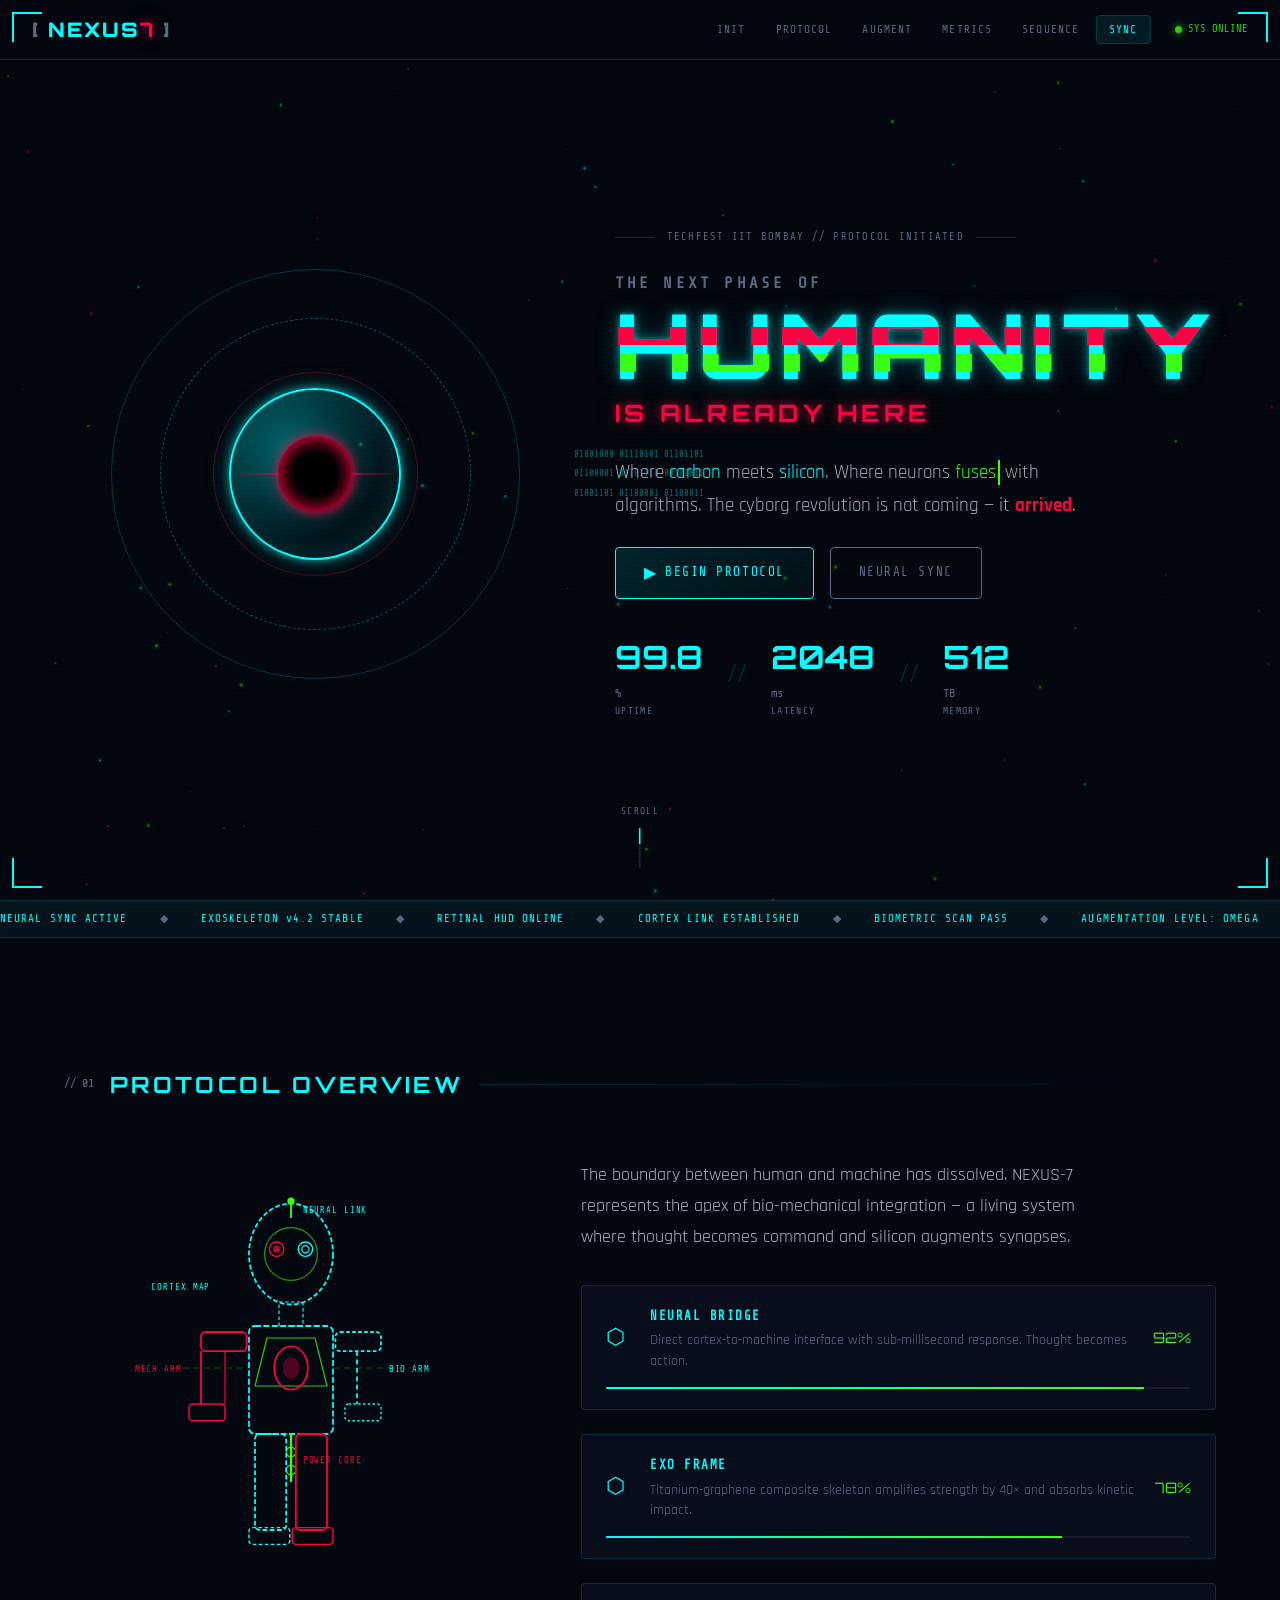
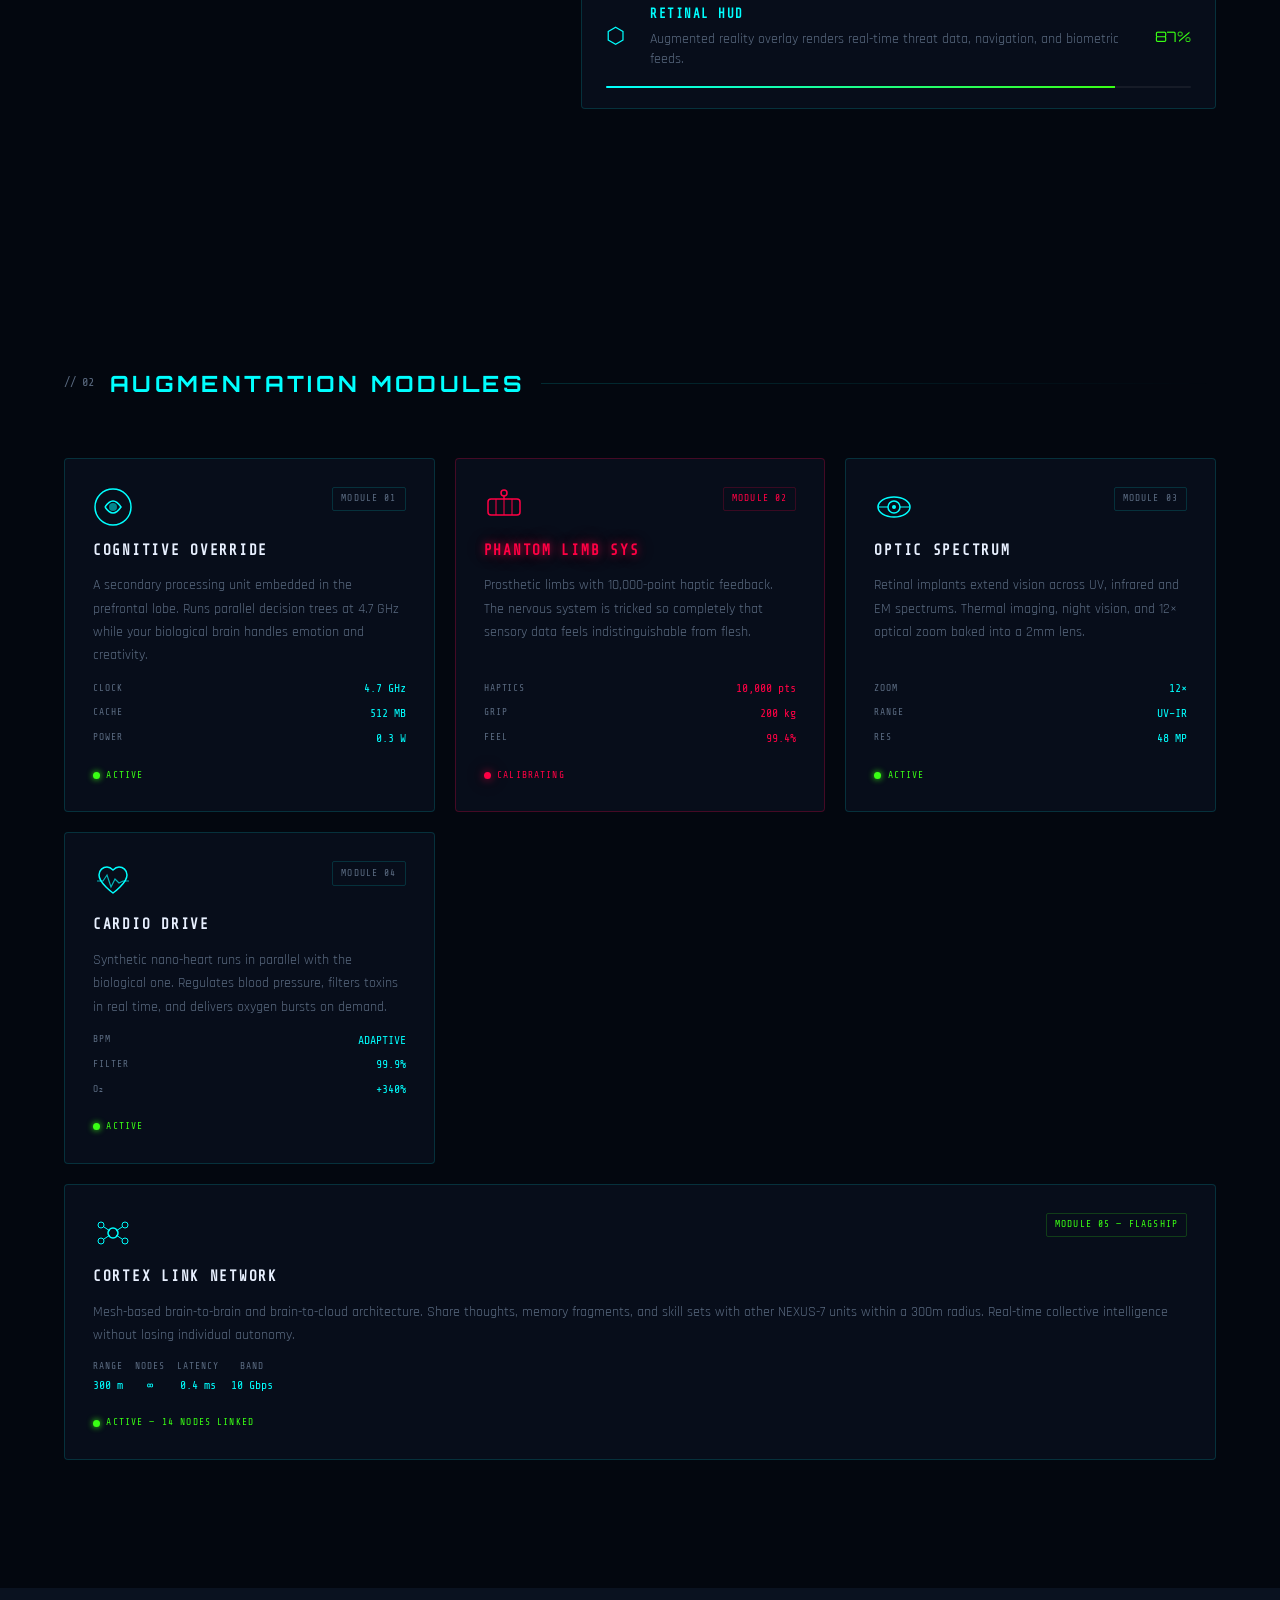
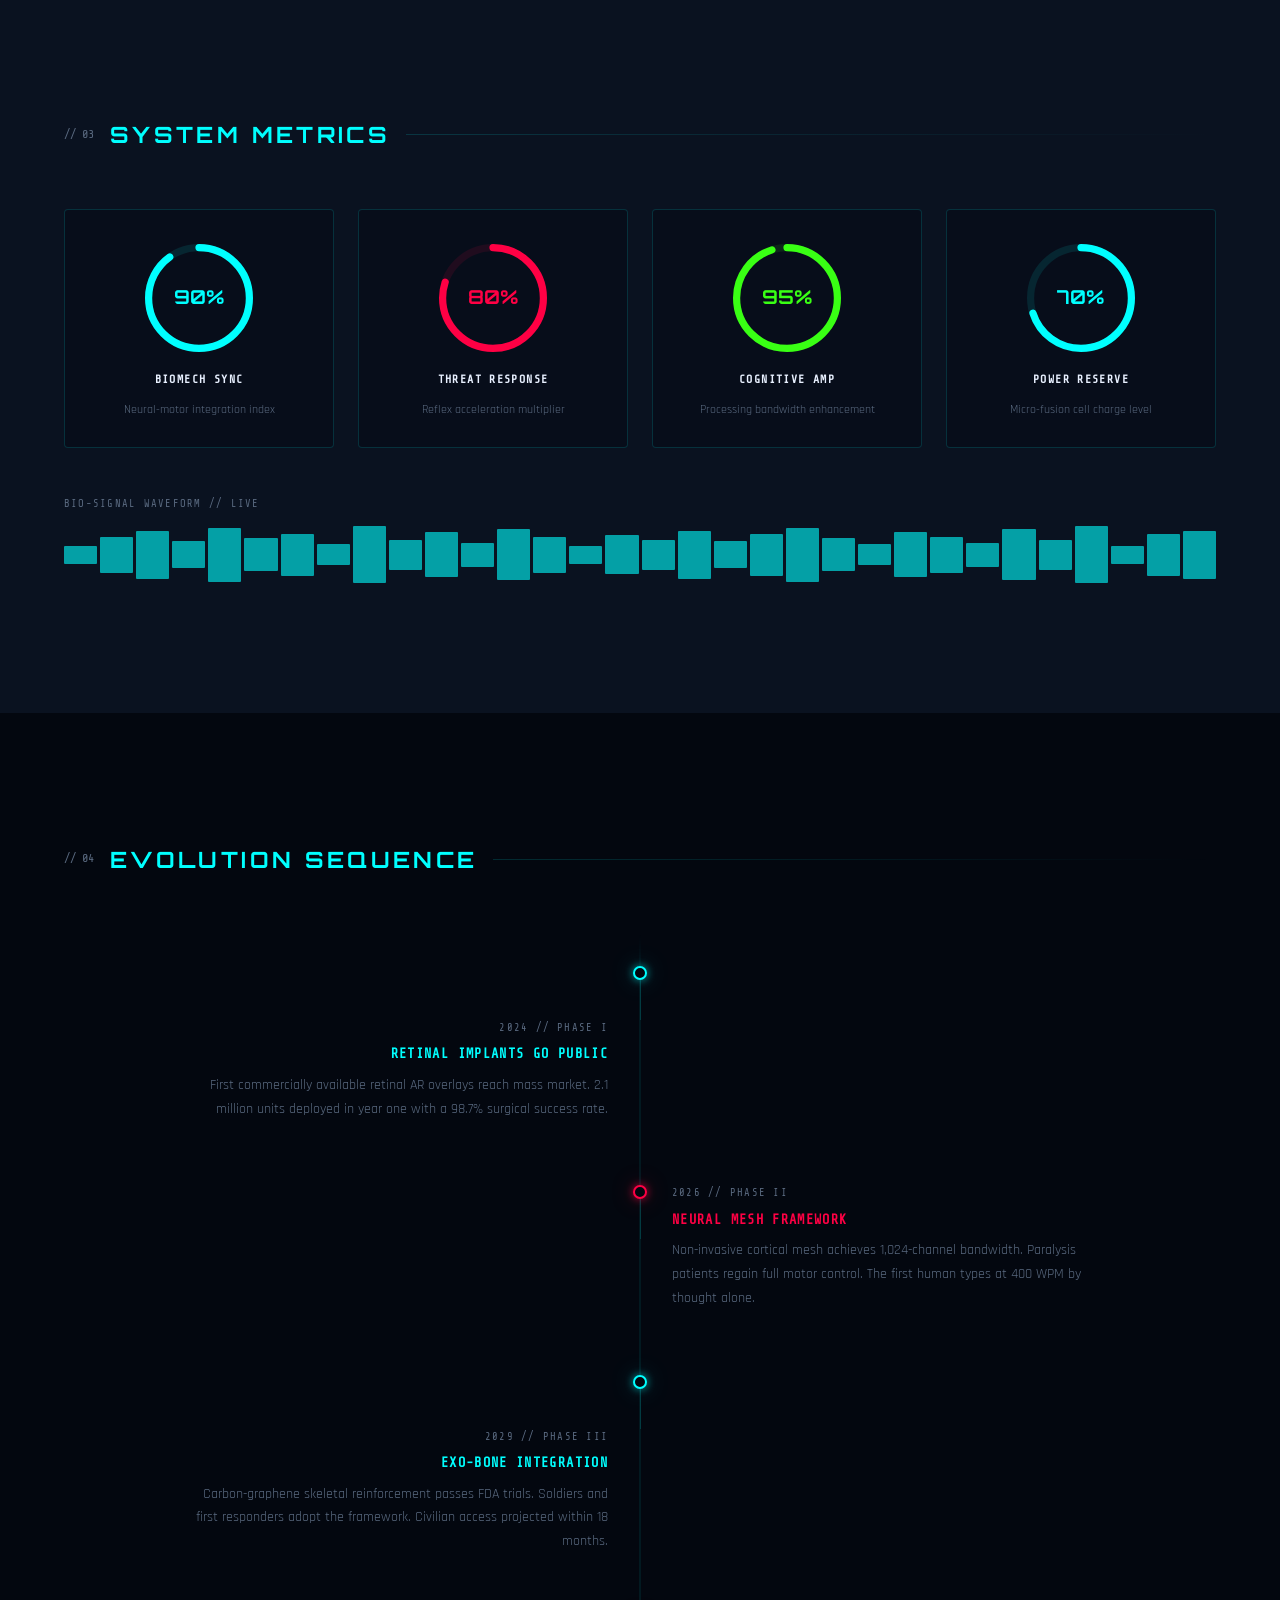
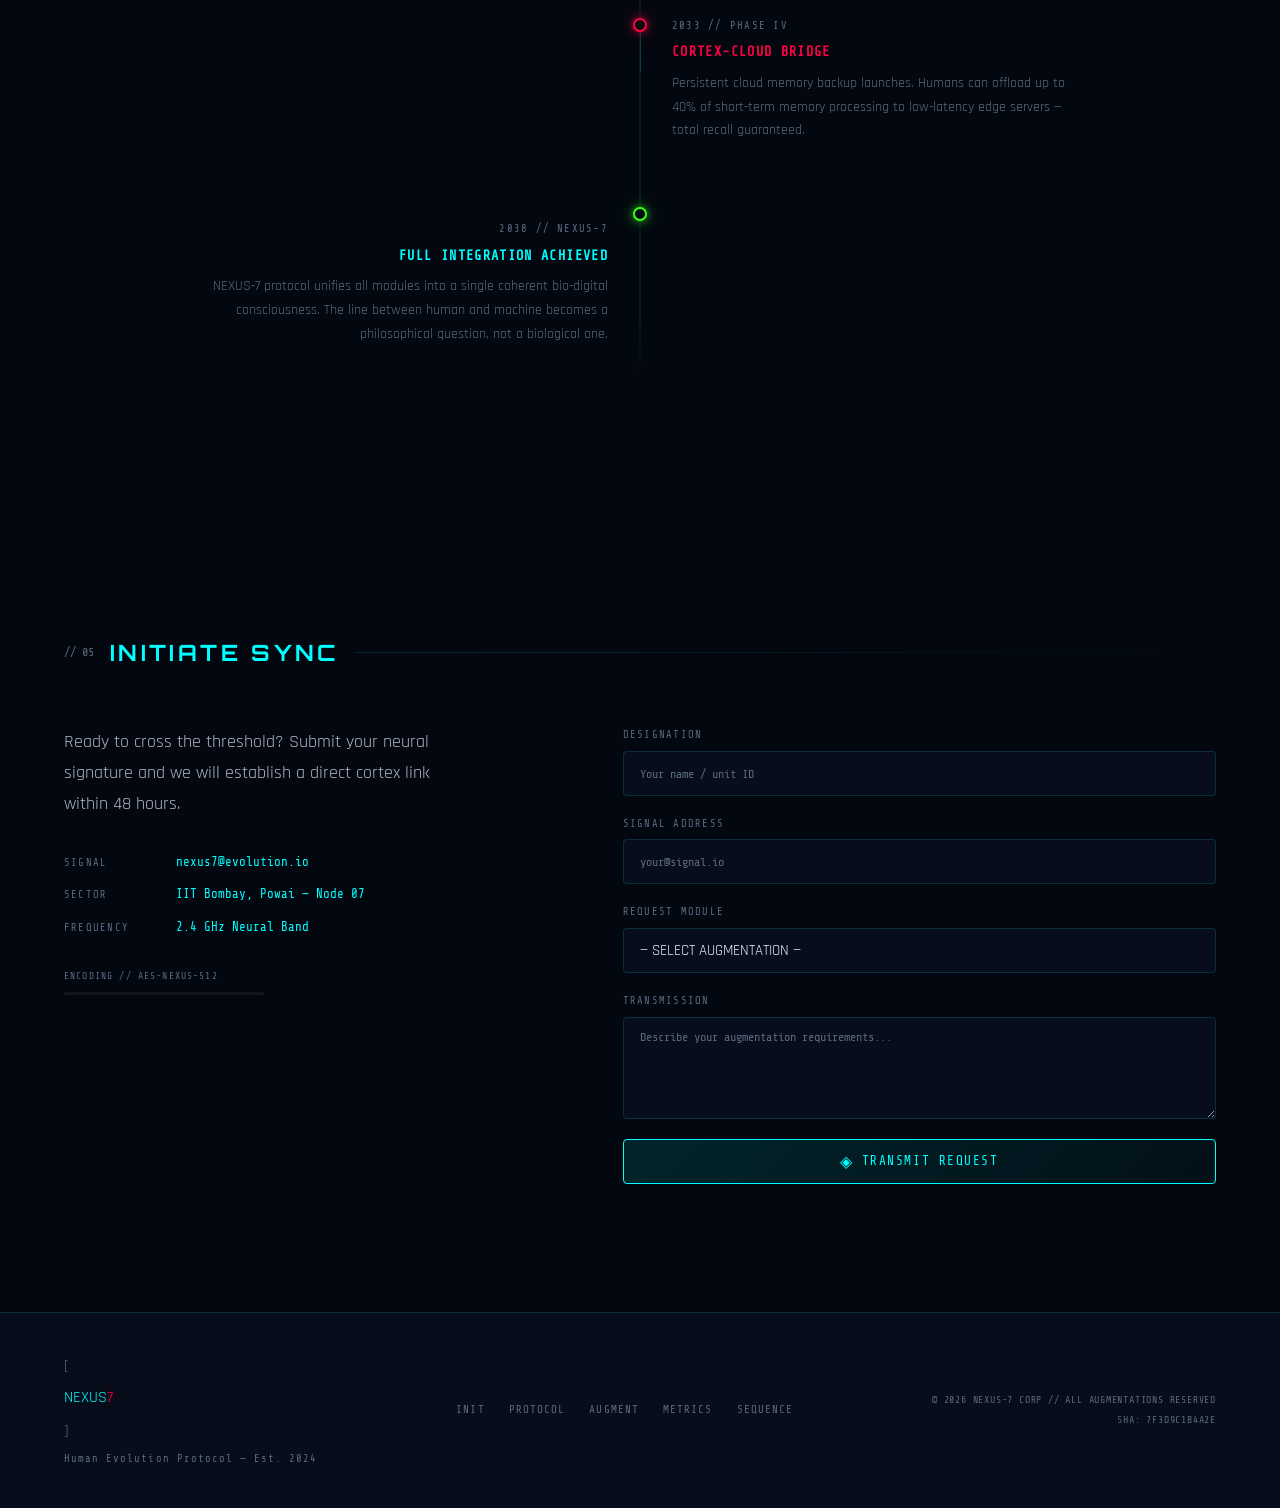
<file: index.html>
<!DOCTYPE html>
<html lang="en">
<head>
  <meta charset="UTF-8" />
  <meta name="viewport" content="width=device-width, initial-scale=1.0" />
  <title>NEXUS-7 | Human Evolution Protocol</title>
  <link rel="stylesheet" href="style.css" />
  <link rel="preconnect" href="https://fonts.googleapis.com" />
  <link href="https://fonts.googleapis.com/css2?family=Share+Tech+Mono&family=Orbitron:wght@400;700;900&family=Rajdhani:wght@300;400;600;700&display=swap" rel="stylesheet" />
</head>
<body>

  <!-- Scanline overlay -->
  <div class="scanlines" aria-hidden="true"></div>

  <!-- HUD corner decorators -->
  <div class="hud-corner hud-tl" aria-hidden="true"></div>
  <div class="hud-corner hud-tr" aria-hidden="true"></div>
  <div class="hud-corner hud-bl" aria-hidden="true"></div>
  <div class="hud-corner hud-br" aria-hidden="true"></div>

  <!-- Particle canvas -->
  <canvas id="particle-canvas" aria-hidden="true"></canvas>

  <!-- ========== NAVBAR ========== -->
  <nav class="navbar" role="navigation" aria-label="Main navigation">
    <div class="nav-brand">
      <span class="brand-bracket">[</span>
      <span class="brand-text">NEXUS<span class="brand-accent">7</span></span>
      <span class="brand-bracket">]</span>
    </div>
    <button class="nav-toggle" aria-label="Toggle menu" aria-expanded="false">
      <span class="toggle-line"></span>
      <span class="toggle-line"></span>
      <span class="toggle-line"></span>
    </button>
    <ul class="nav-links" role="list">
      <li><a href="#hero" class="nav-link" data-text="INIT">INIT</a></li>
      <li><a href="#about" class="nav-link" data-text="PROTOCOL">PROTOCOL</a></li>
      <li><a href="#features" class="nav-link" data-text="AUGMENT">AUGMENT</a></li>
      <li><a href="#stats" class="nav-link" data-text="METRICS">METRICS</a></li>
      <li><a href="#timeline" class="nav-link" data-text="SEQUENCE">SEQUENCE</a></li>
      <li><a href="#contact" class="nav-link nav-link--cta" data-text="SYNC">SYNC</a></li>
    </ul>
    <div class="nav-status" aria-label="System status">
      <span class="status-dot"></span>
      <span class="status-text">SYS ONLINE</span>
    </div>
  </nav>

  <!-- ========== HERO ========== -->
  <section id="hero" class="hero" aria-labelledby="hero-heading">
    <!-- Glitch eye visual -->
    <div class="eye-container" aria-hidden="true">
      <div class="eye-outer">
        <div class="eye-ring ring-1"></div>
        <div class="eye-ring ring-2"></div>
        <div class="eye-ring ring-3"></div>
        <div class="eye-iris">
          <div class="eye-pupil"></div>
          <div class="eye-scan"></div>
        </div>
        <div class="eye-data-stream" aria-hidden="true">
          <span>01001000 01110101 01101101</span>
          <span>01100001 01101110 00101011</span>
          <span>01001101 01100001 01100011</span>
        </div>
      </div>
    </div>

    <div class="hero-content">
      <div class="hero-tag">
        <span class="tag-line"></span>
        <span class="tag-text">TECHFEST IIT BOMBAY // PROTOCOL INITIATED</span>
        <span class="tag-line"></span>
      </div>
      <h1 id="hero-heading" class="hero-title">
        <span class="title-line title-line--sub">THE NEXT PHASE OF</span>
        <span class="title-line title-line--main glitch-text" data-text="HUMANITY">HUMANITY</span>
        <span class="title-line title-line--accent">IS ALREADY HERE</span>
      </h1>
      <p class="hero-subtitle">
        Where <em>carbon</em> meets <em>silicon</em>. Where neurons 
        <span class="typed-word"></span> with algorithms.
        The cyborg revolution is not coming — it <strong>arrived</strong>.
      </p>
      <div class="hero-actions">
        <a href="#about" class="btn btn--primary">
          <span class="btn-inner">
            <span class="btn-icon">▶</span>
            BEGIN PROTOCOL
          </span>
          <span class="btn-glow" aria-hidden="true"></span>
        </a>
        <a href="#contact" class="btn btn--ghost">
          <span class="btn-inner">NEURAL SYNC</span>
        </a>
      </div>
      <div class="hero-counters" aria-label="System metrics">
        <div class="counter-item">
          <span class="counter-val" data-target="99.8">00.0</span><span class="counter-unit">%</span>
          <span class="counter-label">UPTIME</span>
        </div>
        <div class="counter-divider" aria-hidden="true">//</div>
        <div class="counter-item">
          <span class="counter-val" data-target="2048">0</span><span class="counter-unit">ms</span>
          <span class="counter-label">LATENCY</span>
        </div>
        <div class="counter-divider" aria-hidden="true">//</div>
        <div class="counter-item">
          <span class="counter-val" data-target="512">0</span><span class="counter-unit">TB</span>
          <span class="counter-label">MEMORY</span>
        </div>
      </div>
    </div>

    <!-- Scroll indicator -->
    <div class="scroll-indicator" aria-hidden="true">
      <span class="scroll-label">SCROLL</span>
      <div class="scroll-bar">
        <div class="scroll-fill"></div>
      </div>
    </div>
  </section>

  <!-- ========== TICKER ========== -->
  <div class="ticker-wrap" aria-hidden="true" role="presentation">
    <div class="ticker-track">
      <span>NEURAL SYNC ACTIVE</span>
      <span class="ticker-sep">◆</span>
      <span>EXOSKELETON v4.2 STABLE</span>
      <span class="ticker-sep">◆</span>
      <span>RETINAL HUD ONLINE</span>
      <span class="ticker-sep">◆</span>
      <span>CORTEX LINK ESTABLISHED</span>
      <span class="ticker-sep">◆</span>
      <span>BIOMETRIC SCAN PASS</span>
      <span class="ticker-sep">◆</span>
      <span>AUGMENTATION LEVEL: OMEGA</span>
      <span class="ticker-sep">◆</span>
      <span>MEMORY UPLOAD: 78%</span>
      <span class="ticker-sep">◆</span>
      <span>NEURAL SYNC ACTIVE</span>
      <span class="ticker-sep">◆</span>
      <span>EXOSKELETON v4.2 STABLE</span>
      <span class="ticker-sep">◆</span>
      <span>RETINAL HUD ONLINE</span>
      <span class="ticker-sep">◆</span>
      <span>CORTEX LINK ESTABLISHED</span>
      <span class="ticker-sep">◆</span>
    </div>
  </div>

  <!-- ========== ABOUT ========== -->
  <section id="about" class="about section" aria-labelledby="about-heading">
    <div class="section-header">
      <span class="section-prefix">// 01</span>
      <h2 id="about-heading" class="section-title">PROTOCOL OVERVIEW</h2>
      <div class="section-line" aria-hidden="true"></div>
    </div>

    <div class="about-grid">
      <div class="about-visual" aria-hidden="true">
        <div class="body-diagram">
          <svg viewBox="0 0 200 400" xmlns="http://www.w3.org/2000/svg" role="img" aria-label="Cyborg body diagram">
            <!-- Head -->
            <ellipse cx="100" cy="50" rx="35" ry="42" fill="none" stroke="var(--cyan)" stroke-width="1.5" stroke-dasharray="4 2"/>
            <circle cx="100" cy="50" r="22" fill="none" stroke="var(--neon)" stroke-width="1" opacity="0.6"/>
            <!-- Eye augment left -->
            <circle cx="88" cy="46" r="6" fill="none" stroke="var(--red)" stroke-width="1.2"/>
            <circle cx="88" cy="46" r="3" fill="var(--red)" opacity="0.7"/>
            <!-- Eye natural right -->
            <circle cx="112" cy="46" r="6" fill="none" stroke="var(--cyan)" stroke-width="1.2"/>
            <circle cx="112" cy="46" r="3" fill="none" stroke="var(--cyan)" stroke-width="1"/>
            <!-- Neural antenna -->
            <line x1="100" y1="8" x2="100" y2="20" stroke="var(--neon)" stroke-width="1.5"/>
            <circle cx="100" cy="6" r="3" fill="var(--neon)" class="pulse-dot"/>
            <!-- Neck -->
            <rect x="90" y="90" width="20" height="20" fill="none" stroke="var(--cyan)" stroke-width="1" stroke-dasharray="3 2"/>
            <!-- Torso -->
            <rect x="65" y="110" width="70" height="90" rx="5" fill="none" stroke="var(--cyan)" stroke-width="1.5" stroke-dasharray="5 2"/>
            <!-- Chest plate -->
            <polygon points="80,120 120,120 130,160 70,160" fill="none" stroke="var(--neon)" stroke-width="1" opacity="0.8"/>
            <!-- Core power cell -->
            <ellipse cx="100" cy="145" rx="14" ry="18" fill="none" stroke="var(--red)" stroke-width="1.5"/>
            <ellipse cx="100" cy="145" rx="7" ry="9" fill="var(--red)" opacity="0.3" class="pulse-core"/>
            <!-- Left arm (mechanical) -->
            <rect x="25" y="115" width="38" height="16" rx="4" fill="none" stroke="var(--red)" stroke-width="1.5"/>
            <rect x="15" y="175" width="30" height="14" rx="3" fill="none" stroke="var(--red)" stroke-width="1.2"/>
            <line x1="25" y1="131" x2="25" y2="175" stroke="var(--red)" stroke-width="1.5"/>
            <line x1="45" y1="131" x2="45" y2="175" stroke="var(--red)" stroke-width="1"/>
            <!-- Right arm (organic) -->
            <rect x="137" y="115" width="38" height="16" rx="4" fill="none" stroke="var(--cyan)" stroke-width="1.5" stroke-dasharray="3 2"/>
            <rect x="145" y="175" width="30" height="14" rx="3" fill="none" stroke="var(--cyan)" stroke-width="1.2" stroke-dasharray="2 2"/>
            <line x1="155" y1="131" x2="155" y2="175" stroke="var(--cyan)" stroke-width="1.5" stroke-dasharray="4 3"/>
            <!-- Spine connector -->
            <line x1="100" y1="200" x2="100" y2="240" stroke="var(--neon)" stroke-width="2"/>
            <circle cx="100" cy="215" r="4" fill="none" stroke="var(--neon)" stroke-width="1"/>
            <circle cx="100" cy="230" r="4" fill="none" stroke="var(--neon)" stroke-width="1"/>
            <!-- Legs -->
            <rect x="70" y="200" width="26" height="80" rx="4" fill="none" stroke="var(--cyan)" stroke-width="1.5" stroke-dasharray="4 2"/>
            <rect x="104" y="200" width="26" height="80" rx="4" fill="none" stroke="var(--red)" stroke-width="1.5"/>
            <!-- Feet -->
            <rect x="65" y="278" width="34" height="14" rx="3" fill="none" stroke="var(--cyan)" stroke-width="1.2" stroke-dasharray="3 2"/>
            <rect x="101" y="278" width="34" height="14" rx="3" fill="none" stroke="var(--red)" stroke-width="1.2"/>
            <!-- Data lines -->
            <line x1="0" y1="145" x2="65" y2="145" stroke="var(--neon)" stroke-width="0.5" stroke-dasharray="6 3" opacity="0.5"/>
            <line x1="135" y1="145" x2="200" y2="145" stroke="var(--neon)" stroke-width="0.5" stroke-dasharray="6 3" opacity="0.5"/>
          </svg>
          <!-- Labels -->
          <div class="diagram-label" style="top:2%;left:55%">NEURAL LINK</div>
          <div class="diagram-label" style="top:18%;left:-8%">CORTEX MAP</div>
          <div class="diagram-label diagram-label--red" style="top:35%;left:-15%">MECH ARM</div>
          <div class="diagram-label" style="top:35%;right:-8%">BIO ARM</div>
          <div class="diagram-label diagram-label--red" style="top:54%;left:55%">POWER CORE</div>
        </div>
      </div>

      <div class="about-content">
        <p class="about-intro">
          The boundary between human and machine has dissolved. NEXUS-7 represents 
          the apex of bio-mechanical integration — a living system where thought becomes 
          command and silicon augments synapses.
        </p>
        <div class="about-pillars">
          <div class="pillar" tabindex="0">
            <div class="pillar-icon" aria-hidden="true">⬡</div>
            <h3 class="pillar-title">NEURAL BRIDGE</h3>
            <p class="pillar-desc">Direct cortex-to-machine interface with sub-millisecond response. Thought becomes action.</p>
            <div class="pillar-bar"><div class="pillar-fill" data-width="92"></div></div>
            <span class="pillar-pct">92%</span>
          </div>
          <div class="pillar" tabindex="0">
            <div class="pillar-icon" aria-hidden="true">⬡</div>
            <h3 class="pillar-title">EXO FRAME</h3>
            <p class="pillar-desc">Titanium-graphene composite skeleton amplifies strength by 40× and absorbs kinetic impact.</p>
            <div class="pillar-bar"><div class="pillar-fill" data-width="78"></div></div>
            <span class="pillar-pct">78%</span>
          </div>
          <div class="pillar" tabindex="0">
            <div class="pillar-icon" aria-hidden="true">⬡</div>
            <h3 class="pillar-title">RETINAL HUD</h3>
            <p class="pillar-desc">Augmented reality overlay renders real-time threat data, navigation, and biometric feeds.</p>
            <div class="pillar-bar"><div class="pillar-fill" data-width="87"></div></div>
            <span class="pillar-pct">87%</span>
          </div>
        </div>
      </div>
    </div>
  </section>

  <!-- ========== FEATURES ========== -->
  <section id="features" class="features section" aria-labelledby="features-heading">
    <div class="section-header">
      <span class="section-prefix">// 02</span>
      <h2 id="features-heading" class="section-title">AUGMENTATION MODULES</h2>
      <div class="section-line" aria-hidden="true"></div>
    </div>

    <div class="features-grid">
      <article class="feat-card" tabindex="0" aria-label="Cognitive Override module">
        <div class="feat-card__top">
          <div class="feat-icon" aria-hidden="true">
            <svg width="40" height="40" viewBox="0 0 40 40"><circle cx="20" cy="20" r="18" fill="none" stroke="currentColor" stroke-width="1.5"/><path d="M12 20 Q20 8 28 20 Q20 32 12 20" fill="none" stroke="currentColor" stroke-width="1.5"/><circle cx="20" cy="20" r="4" fill="currentColor" opacity="0.5"/></svg>
          </div>
          <span class="feat-badge">MODULE 01</span>
        </div>
        <h3 class="feat-title">COGNITIVE OVERRIDE</h3>
        <p class="feat-desc">A secondary processing unit embedded in the prefrontal lobe. Runs parallel decision trees at 4.7 GHz while your biological brain handles emotion and creativity.</p>
        <ul class="feat-specs" aria-label="Specifications">
          <li><span class="spec-key">CLOCK</span><span class="spec-val">4.7 GHz</span></li>
          <li><span class="spec-key">CACHE</span><span class="spec-val">512 MB</span></li>
          <li><span class="spec-key">POWER</span><span class="spec-val">0.3 W</span></li>
        </ul>
        <div class="feat-footer">
          <div class="feat-status">
            <span class="status-dot"></span>ACTIVE
          </div>
        </div>
      </article>

      <article class="feat-card feat-card--highlight" tabindex="0" aria-label="Phantom Limb System module">
        <div class="feat-card__top">
          <div class="feat-icon" aria-hidden="true">
            <svg width="40" height="40" viewBox="0 0 40 40"><rect x="4" y="12" width="32" height="16" rx="3" fill="none" stroke="currentColor" stroke-width="1.5"/><line x1="12" y1="12" x2="12" y2="28" stroke="currentColor" stroke-width="1"/><line x1="20" y1="12" x2="20" y2="28" stroke="currentColor" stroke-width="1"/><line x1="28" y1="12" x2="28" y2="28" stroke="currentColor" stroke-width="1"/><circle cx="20" cy="6" r="3" fill="none" stroke="currentColor" stroke-width="1.5"/><line x1="20" y1="9" x2="20" y2="12" stroke="currentColor" stroke-width="1.5"/></svg>
          </div>
          <span class="feat-badge feat-badge--accent">MODULE 02</span>
        </div>
        <h3 class="feat-title">PHANTOM LIMB SYS</h3>
        <p class="feat-desc">Prosthetic limbs with 10,000-point haptic feedback. The nervous system is tricked so completely that sensory data feels indistinguishable from flesh.</p>
        <ul class="feat-specs">
          <li><span class="spec-key">HAPTICS</span><span class="spec-val">10,000 pts</span></li>
          <li><span class="spec-key">GRIP</span><span class="spec-val">200 kg</span></li>
          <li><span class="spec-key">FEEL</span><span class="spec-val">99.4%</span></li>
        </ul>
        <div class="feat-footer">
          <div class="feat-status feat-status--red">
            <span class="status-dot status-dot--red"></span>CALIBRATING
          </div>
        </div>
      </article>

      <article class="feat-card" tabindex="0" aria-label="Optic Spectrum module">
        <div class="feat-card__top">
          <div class="feat-icon" aria-hidden="true">
            <svg width="40" height="40" viewBox="0 0 40 40"><ellipse cx="20" cy="20" rx="16" ry="10" fill="none" stroke="currentColor" stroke-width="1.5"/><circle cx="20" cy="20" r="6" fill="none" stroke="currentColor" stroke-width="1.5"/><circle cx="20" cy="20" r="2" fill="currentColor"/><line x1="4" y1="20" x2="14" y2="20" stroke="currentColor" stroke-width="1"/><line x1="26" y1="20" x2="36" y2="20" stroke="currentColor" stroke-width="1"/></svg>
          </div>
          <span class="feat-badge">MODULE 03</span>
        </div>
        <h3 class="feat-title">OPTIC SPECTRUM</h3>
        <p class="feat-desc">Retinal implants extend vision across UV, infrared and EM spectrums. Thermal imaging, night vision, and 12× optical zoom baked into a 2mm lens.</p>
        <ul class="feat-specs">
          <li><span class="spec-key">ZOOM</span><span class="spec-val">12×</span></li>
          <li><span class="spec-key">RANGE</span><span class="spec-val">UV–IR</span></li>
          <li><span class="spec-key">RES</span><span class="spec-val">48 MP</span></li>
        </ul>
        <div class="feat-footer">
          <div class="feat-status">
            <span class="status-dot"></span>ACTIVE
          </div>
        </div>
      </article>

      <article class="feat-card" tabindex="0" aria-label="Cardio Drive module">
        <div class="feat-card__top">
          <div class="feat-icon" aria-hidden="true">
            <svg width="40" height="40" viewBox="0 0 40 40"><path d="M20 32 C20 32 6 22 6 14 C6 9 10 6 14 6 C17 6 20 9 20 9 C20 9 23 6 26 6 C30 6 34 9 34 14 C34 22 20 32 20 32Z" fill="none" stroke="currentColor" stroke-width="1.5"/><polyline points="4,20 10,20 14,14 18,26 22,18 26,22 30,20 36,20" fill="none" stroke="currentColor" stroke-width="1.2" opacity="0.7"/></svg>
          </div>
          <span class="feat-badge">MODULE 04</span>
        </div>
        <h3 class="feat-title">CARDIO DRIVE</h3>
        <p class="feat-desc">Synthetic nano-heart runs in parallel with the biological one. Regulates blood pressure, filters toxins in real time, and delivers oxygen bursts on demand.</p>
        <ul class="feat-specs">
          <li><span class="spec-key">BPM</span><span class="spec-val">ADAPTIVE</span></li>
          <li><span class="spec-key">FILTER</span><span class="spec-val">99.9%</span></li>
          <li><span class="spec-key">O₂</span><span class="spec-val">+340%</span></li>
        </ul>
        <div class="feat-footer">
          <div class="feat-status">
            <span class="status-dot"></span>ACTIVE
          </div>
        </div>
      </article>

      <article class="feat-card feat-card--wide" tabindex="0" aria-label="Cortex Link Network module">
        <div class="feat-card__top">
          <div class="feat-icon" aria-hidden="true">
            <svg width="40" height="40" viewBox="0 0 40 40"><circle cx="20" cy="20" r="5" fill="none" stroke="currentColor" stroke-width="1.5"/><circle cx="8" cy="12" r="3" fill="none" stroke="currentColor" stroke-width="1"/><circle cx="32" cy="12" r="3" fill="none" stroke="currentColor" stroke-width="1"/><circle cx="8" cy="28" r="3" fill="none" stroke="currentColor" stroke-width="1"/><circle cx="32" cy="28" r="3" fill="none" stroke="currentColor" stroke-width="1"/><line x1="11" y1="14" x2="17" y2="18" stroke="currentColor" stroke-width="1"/><line x1="29" y1="14" x2="23" y2="18" stroke="currentColor" stroke-width="1"/><line x1="11" y1="26" x2="17" y2="22" stroke="currentColor" stroke-width="1"/><line x1="29" y1="26" x2="23" y2="22" stroke="currentColor" stroke-width="1"/></svg>
          </div>
          <span class="feat-badge feat-badge--wide">MODULE 05 — FLAGSHIP</span>
        </div>
        <h3 class="feat-title">CORTEX LINK NETWORK</h3>
        <p class="feat-desc">Mesh-based brain-to-brain and brain-to-cloud architecture. Share thoughts, memory fragments, and skill sets with other NEXUS-7 units within a 300m radius. Real-time collective intelligence without losing individual autonomy.</p>
        <ul class="feat-specs feat-specs--row">
          <li><span class="spec-key">RANGE</span><span class="spec-val">300 m</span></li>
          <li><span class="spec-key">NODES</span><span class="spec-val">∞</span></li>
          <li><span class="spec-key">LATENCY</span><span class="spec-val">0.4 ms</span></li>
          <li><span class="spec-key">BAND</span><span class="spec-val">10 Gbps</span></li>
        </ul>
        <div class="feat-footer">
          <div class="feat-status">
            <span class="status-dot"></span>ACTIVE — 14 NODES LINKED
          </div>
        </div>
      </article>
    </div>
  </section>

  <!-- ========== STATS ========== -->
  <section id="stats" class="stats-section section" aria-labelledby="stats-heading">
    <div class="section-header">
      <span class="section-prefix">// 03</span>
      <h2 id="stats-heading" class="section-title">SYSTEM METRICS</h2>
      <div class="section-line" aria-hidden="true"></div>
    </div>

    <div class="stats-grid">
      <div class="stat-card" tabindex="0">
        <div class="stat-ring" aria-hidden="true">
          <svg viewBox="0 0 100 100">
            <circle cx="50" cy="50" r="42" fill="none" stroke="rgba(0,255,255,0.1)" stroke-width="6"/>
            <circle cx="50" cy="50" r="42" fill="none" stroke="var(--cyan)" stroke-width="6" stroke-dasharray="263.9" stroke-dashoffset="26.4" stroke-linecap="round" transform="rotate(-90 50 50)" class="ring-progress" data-pct="90"/>
          </svg>
          <div class="stat-ring-val">90%</div>
        </div>
        <h3 class="stat-label">BIOMECH SYNC</h3>
        <p class="stat-sub">Neural-motor integration index</p>
      </div>

      <div class="stat-card" tabindex="0">
        <div class="stat-ring" aria-hidden="true">
          <svg viewBox="0 0 100 100">
            <circle cx="50" cy="50" r="42" fill="none" stroke="rgba(255,0,68,0.1)" stroke-width="6"/>
            <circle cx="50" cy="50" r="42" fill="none" stroke="var(--red)" stroke-width="6" stroke-dasharray="263.9" stroke-dashoffset="52.8" stroke-linecap="round" transform="rotate(-90 50 50)" class="ring-progress" data-pct="80"/>
          </svg>
          <div class="stat-ring-val" style="color:var(--red)">80%</div>
        </div>
        <h3 class="stat-label">THREAT RESPONSE</h3>
        <p class="stat-sub">Reflex acceleration multiplier</p>
      </div>

      <div class="stat-card" tabindex="0">
        <div class="stat-ring" aria-hidden="true">
          <svg viewBox="0 0 100 100">
            <circle cx="50" cy="50" r="42" fill="none" stroke="rgba(57,255,20,0.1)" stroke-width="6"/>
            <circle cx="50" cy="50" r="42" fill="none" stroke="var(--neon)" stroke-width="6" stroke-dasharray="263.9" stroke-dashoffset="13.2" stroke-linecap="round" transform="rotate(-90 50 50)" class="ring-progress" data-pct="95"/>
          </svg>
          <div class="stat-ring-val" style="color:var(--neon)">95%</div>
        </div>
        <h3 class="stat-label">COGNITIVE AMP</h3>
        <p class="stat-sub">Processing bandwidth enhancement</p>
      </div>

      <div class="stat-card" tabindex="0">
        <div class="stat-ring" aria-hidden="true">
          <svg viewBox="0 0 100 100">
            <circle cx="50" cy="50" r="42" fill="none" stroke="rgba(0,255,255,0.1)" stroke-width="6"/>
            <circle cx="50" cy="50" r="42" fill="none" stroke="var(--cyan)" stroke-width="6" stroke-dasharray="263.9" stroke-dashoffset="79.2" stroke-linecap="round" transform="rotate(-90 50 50)" class="ring-progress" data-pct="70"/>
          </svg>
          <div class="stat-ring-val">70%</div>
        </div>
        <h3 class="stat-label">POWER RESERVE</h3>
        <p class="stat-sub">Micro-fusion cell charge level</p>
      </div>
    </div>

    <!-- Waveform bars -->
    <div class="waveform" aria-hidden="true" role="presentation">
      <div class="wave-label">BIO-SIGNAL WAVEFORM // LIVE</div>
      <div class="wave-bars">
        <div class="wave-bar" style="--h:30%"></div><div class="wave-bar" style="--h:60%"></div>
        <div class="wave-bar" style="--h:80%"></div><div class="wave-bar" style="--h:45%"></div>
        <div class="wave-bar" style="--h:90%"></div><div class="wave-bar" style="--h:55%"></div>
        <div class="wave-bar" style="--h:70%"></div><div class="wave-bar" style="--h:35%"></div>
        <div class="wave-bar" style="--h:95%"></div><div class="wave-bar" style="--h:50%"></div>
        <div class="wave-bar" style="--h:75%"></div><div class="wave-bar" style="--h:40%"></div>
        <div class="wave-bar" style="--h:85%"></div><div class="wave-bar" style="--h:60%"></div>
        <div class="wave-bar" style="--h:30%"></div><div class="wave-bar" style="--h:65%"></div>
        <div class="wave-bar" style="--h:50%"></div><div class="wave-bar" style="--h:80%"></div>
        <div class="wave-bar" style="--h:45%"></div><div class="wave-bar" style="--h:70%"></div>
        <div class="wave-bar" style="--h:90%"></div><div class="wave-bar" style="--h:55%"></div>
        <div class="wave-bar" style="--h:35%"></div><div class="wave-bar" style="--h:75%"></div>
        <div class="wave-bar" style="--h:60%"></div><div class="wave-bar" style="--h:40%"></div>
        <div class="wave-bar" style="--h:85%"></div><div class="wave-bar" style="--h:50%"></div>
        <div class="wave-bar" style="--h:95%"></div><div class="wave-bar" style="--h:30%"></div>
        <div class="wave-bar" style="--h:70%"></div><div class="wave-bar" style="--h:80%"></div>
      </div>
    </div>
  </section>

  <!-- ========== TIMELINE ========== -->
  <section id="timeline" class="timeline-section section" aria-labelledby="timeline-heading">
    <div class="section-header">
      <span class="section-prefix">// 04</span>
      <h2 id="timeline-heading" class="section-title">EVOLUTION SEQUENCE</h2>
      <div class="section-line" aria-hidden="true"></div>
    </div>

    <ol class="timeline" role="list">
      <li class="timeline-item" tabindex="0">
        <div class="tl-marker" aria-hidden="true">
          <div class="tl-dot"></div>
          <div class="tl-connector"></div>
        </div>
        <div class="tl-content">
          <span class="tl-date">2024 // PHASE I</span>
          <h3 class="tl-title">RETINAL IMPLANTS GO PUBLIC</h3>
          <p class="tl-desc">First commercially available retinal AR overlays reach mass market. 2.1 million units deployed in year one with a 98.7% surgical success rate.</p>
        </div>
      </li>
      <li class="timeline-item timeline-item--right" tabindex="0">
        <div class="tl-marker" aria-hidden="true">
          <div class="tl-dot tl-dot--red"></div>
          <div class="tl-connector"></div>
        </div>
        <div class="tl-content">
          <span class="tl-date">2026 // PHASE II</span>
          <h3 class="tl-title">NEURAL MESH FRAMEWORK</h3>
          <p class="tl-desc">Non-invasive cortical mesh achieves 1,024-channel bandwidth. Paralysis patients regain full motor control. The first human types at 400 WPM by thought alone.</p>
        </div>
      </li>
      <li class="timeline-item" tabindex="0">
        <div class="tl-marker" aria-hidden="true">
          <div class="tl-dot"></div>
          <div class="tl-connector"></div>
        </div>
        <div class="tl-content">
          <span class="tl-date">2029 // PHASE III</span>
          <h3 class="tl-title">EXO-BONE INTEGRATION</h3>
          <p class="tl-desc">Carbon-graphene skeletal reinforcement passes FDA trials. Soldiers and first responders adopt the framework. Civilian access projected within 18 months.</p>
        </div>
      </li>
      <li class="timeline-item timeline-item--right" tabindex="0">
        <div class="tl-marker" aria-hidden="true">
          <div class="tl-dot tl-dot--red"></div>
          <div class="tl-connector"></div>
        </div>
        <div class="tl-content">
          <span class="tl-date">2033 // PHASE IV</span>
          <h3 class="tl-title">CORTEX-CLOUD BRIDGE</h3>
          <p class="tl-desc">Persistent cloud memory backup launches. Humans can offload up to 40% of short-term memory processing to low-latency edge servers — total recall guaranteed.</p>
        </div>
      </li>
      <li class="timeline-item" tabindex="0">
        <div class="tl-marker" aria-hidden="true">
          <div class="tl-dot tl-dot--neon"></div>
        </div>
        <div class="tl-content">
          <span class="tl-date">2038 // NEXUS-7</span>
          <h3 class="tl-title">FULL INTEGRATION ACHIEVED</h3>
          <p class="tl-desc">NEXUS-7 protocol unifies all modules into a single coherent bio-digital consciousness. The line between human and machine becomes a philosophical question, not a biological one.</p>
        </div>
      </li>
    </ol>
  </section>

  <!-- ========== CONTACT / SYNC ========== -->
  <section id="contact" class="contact-section section" aria-labelledby="contact-heading">
    <div class="section-header">
      <span class="section-prefix">// 05</span>
      <h2 id="contact-heading" class="section-title">INITIATE SYNC</h2>
      <div class="section-line" aria-hidden="true"></div>
    </div>

    <div class="contact-grid">
      <div class="contact-info">
        <p class="contact-tagline">Ready to cross the threshold? Submit your neural signature and we will establish a direct cortex link within 48 hours.</p>
        <ul class="contact-details" role="list">
          <li>
            <span class="cd-label">SIGNAL</span>
            <span class="cd-val">nexus7@evolution.io</span>
          </li>
          <li>
            <span class="cd-label">SECTOR</span>
            <span class="cd-val">IIT Bombay, Powai — Node 07</span>
          </li>
          <li>
            <span class="cd-label">FREQUENCY</span>
            <span class="cd-val">2.4 GHz Neural Band</span>
          </li>
        </ul>
        <div class="contact-encoding" aria-hidden="true">
          <span class="encoding-label">ENCODING // AES-NEXUS-512</span>
          <div class="encoding-bar">
            <div class="encoding-fill"></div>
          </div>
        </div>
      </div>

      <form class="sync-form" novalidate aria-label="Neural sync request form">
        <div class="form-row">
          <label for="name" class="form-label">DESIGNATION</label>
          <input type="text" id="name" name="name" class="form-input" placeholder="Your name / unit ID" required autocomplete="name"/>
        </div>
        <div class="form-row">
          <label for="email" class="form-label">SIGNAL ADDRESS</label>
          <input type="email" id="email" name="email" class="form-input" placeholder="your@signal.io" required autocomplete="email"/>
        </div>
        <div class="form-row">
          <label for="module" class="form-label">REQUEST MODULE</label>
          <select id="module" name="module" class="form-input form-select">
            <option value="">— SELECT AUGMENTATION —</option>
            <option value="neural">Neural Bridge</option>
            <option value="optic">Optic Spectrum</option>
            <option value="exo">Exo Frame</option>
            <option value="cortex">Cortex Link</option>
            <option value="cardio">Cardio Drive</option>
          </select>
        </div>
        <div class="form-row">
          <label for="message" class="form-label">TRANSMISSION</label>
          <textarea id="message" name="message" class="form-input form-textarea" rows="4" placeholder="Describe your augmentation requirements..."></textarea>
        </div>
        <button type="submit" class="btn btn--primary btn--full">
          <span class="btn-inner">
            <span class="btn-icon">◈</span>
            TRANSMIT REQUEST
          </span>
          <span class="btn-glow" aria-hidden="true"></span>
        </button>
      </form>
    </div>
  </section>

  <!-- ========== FOOTER ========== -->
  <footer class="footer" role="contentinfo">
    <div class="footer-grid">
      <div class="footer-brand">
        <span class="brand-bracket">[</span>
        <span class="brand-text">NEXUS<span class="brand-accent">7</span></span>
        <span class="brand-bracket">]</span>
        <p class="footer-tagline">Human Evolution Protocol — Est. 2024</p>
      </div>
      <nav class="footer-nav" aria-label="Footer navigation">
        <a href="#hero">INIT</a>
        <a href="#about">PROTOCOL</a>
        <a href="#features">AUGMENT</a>
        <a href="#stats">METRICS</a>
        <a href="#timeline">SEQUENCE</a>
      </nav>
      <div class="footer-copy">
        <p>© 2026 NEXUS-7 CORP // ALL AUGMENTATIONS RESERVED</p>
        <p class="footer-hash" aria-label="Security hash">SHA: 7F3D9C1B4A2E</p>
      </div>
    </div>
  </footer>

  <script src="main.js"></script>
</body>
</html>
</file>
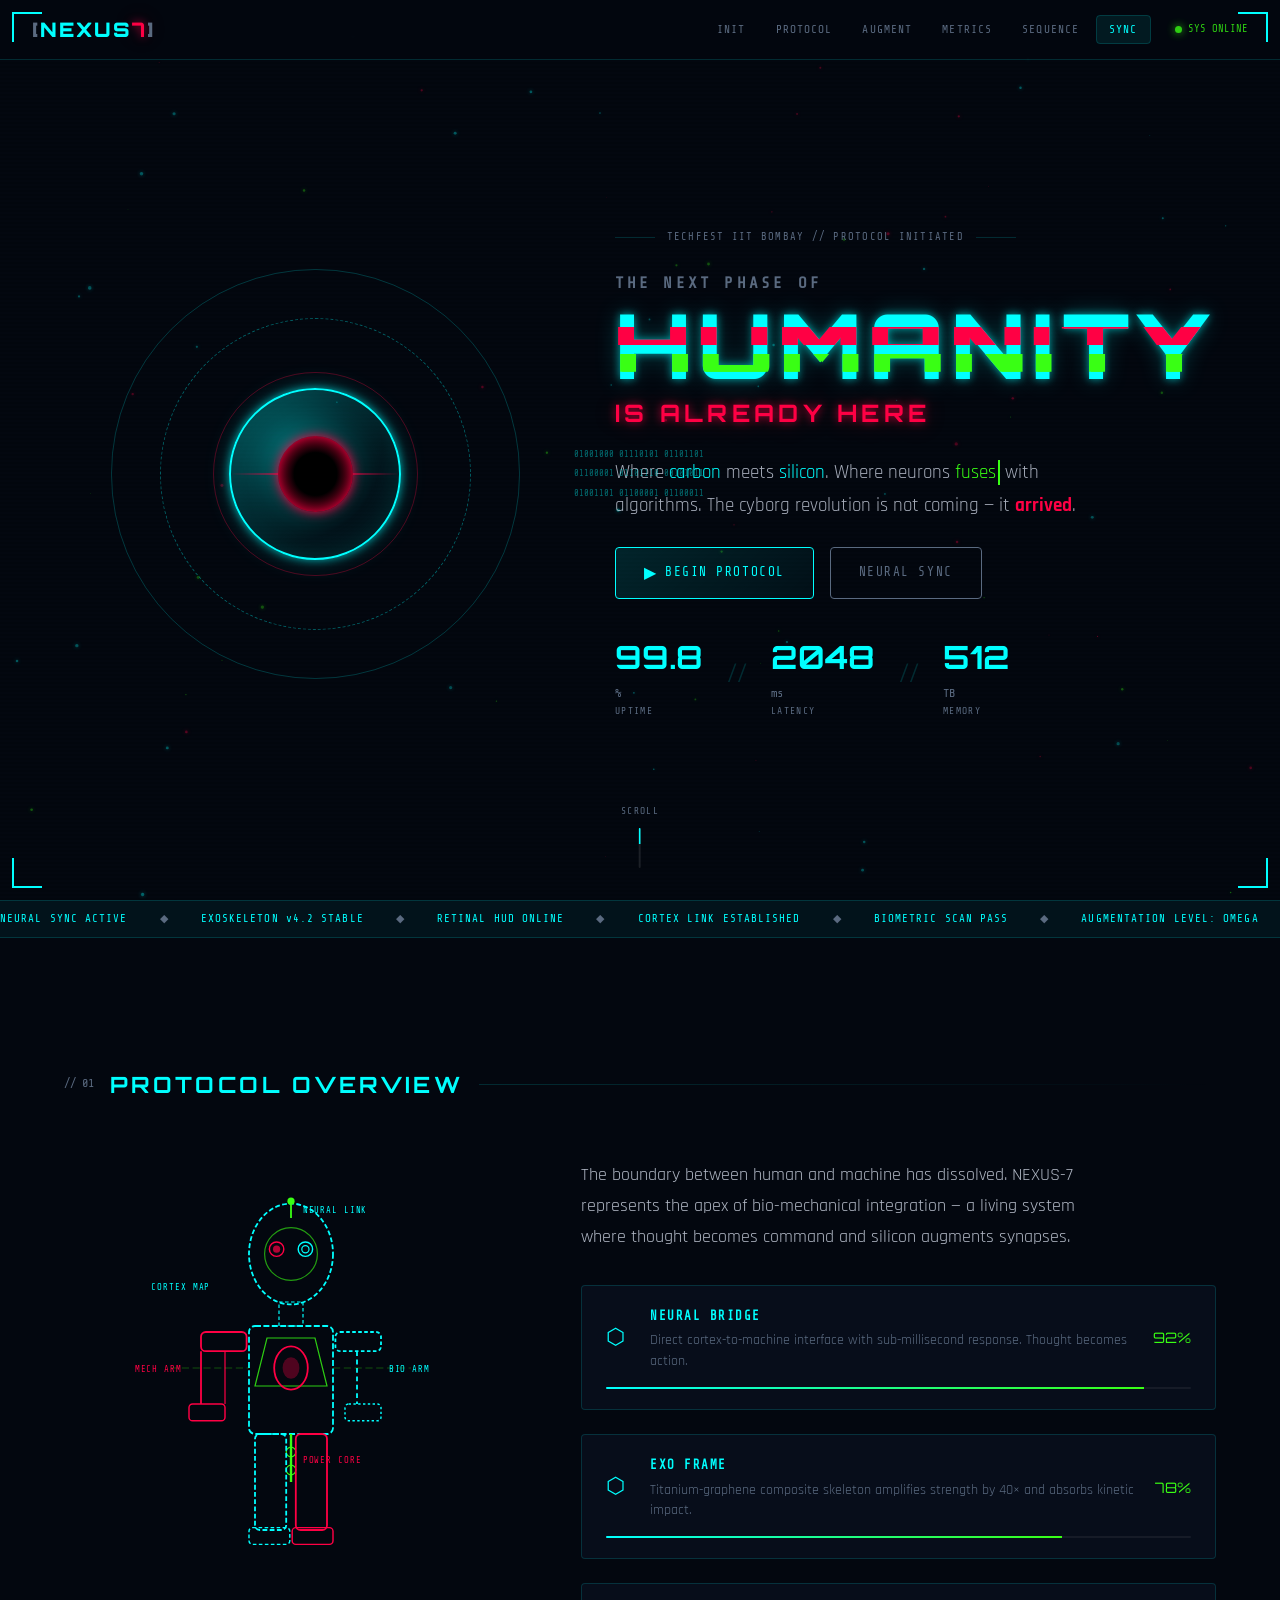
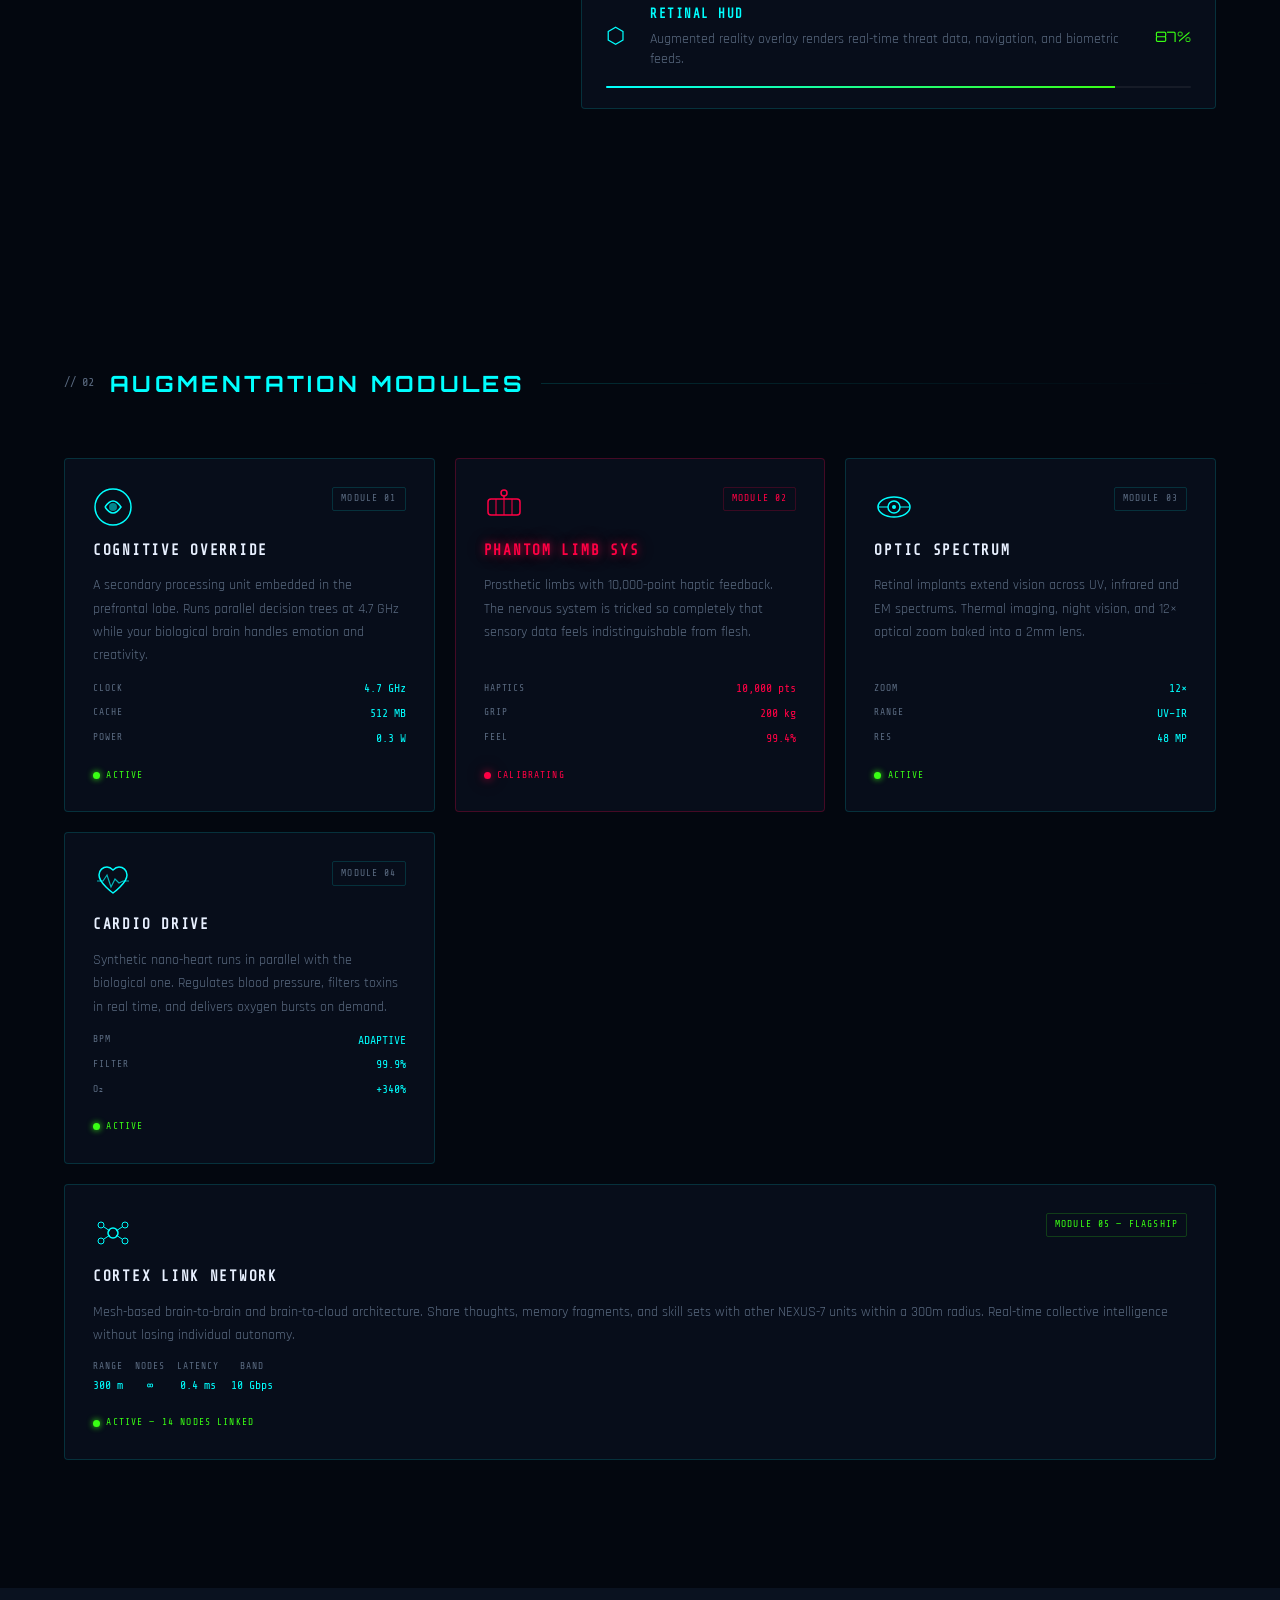
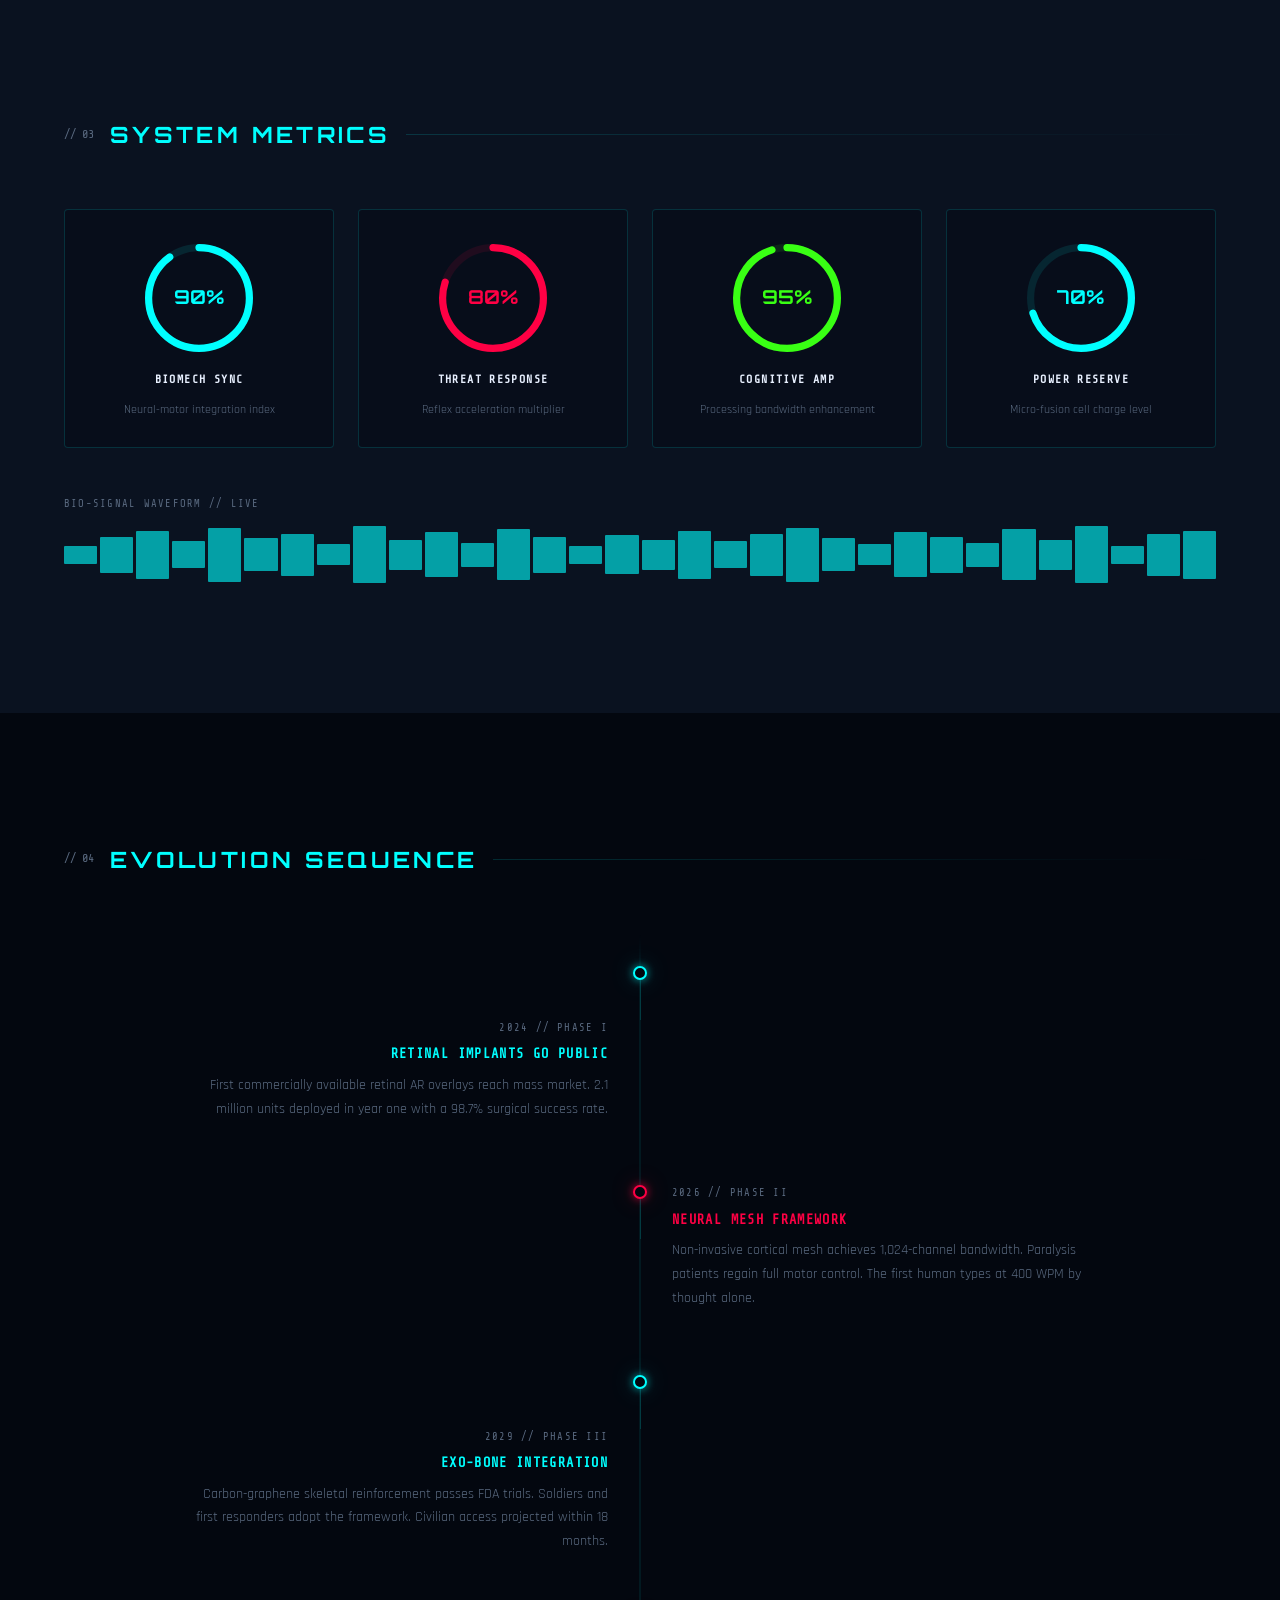
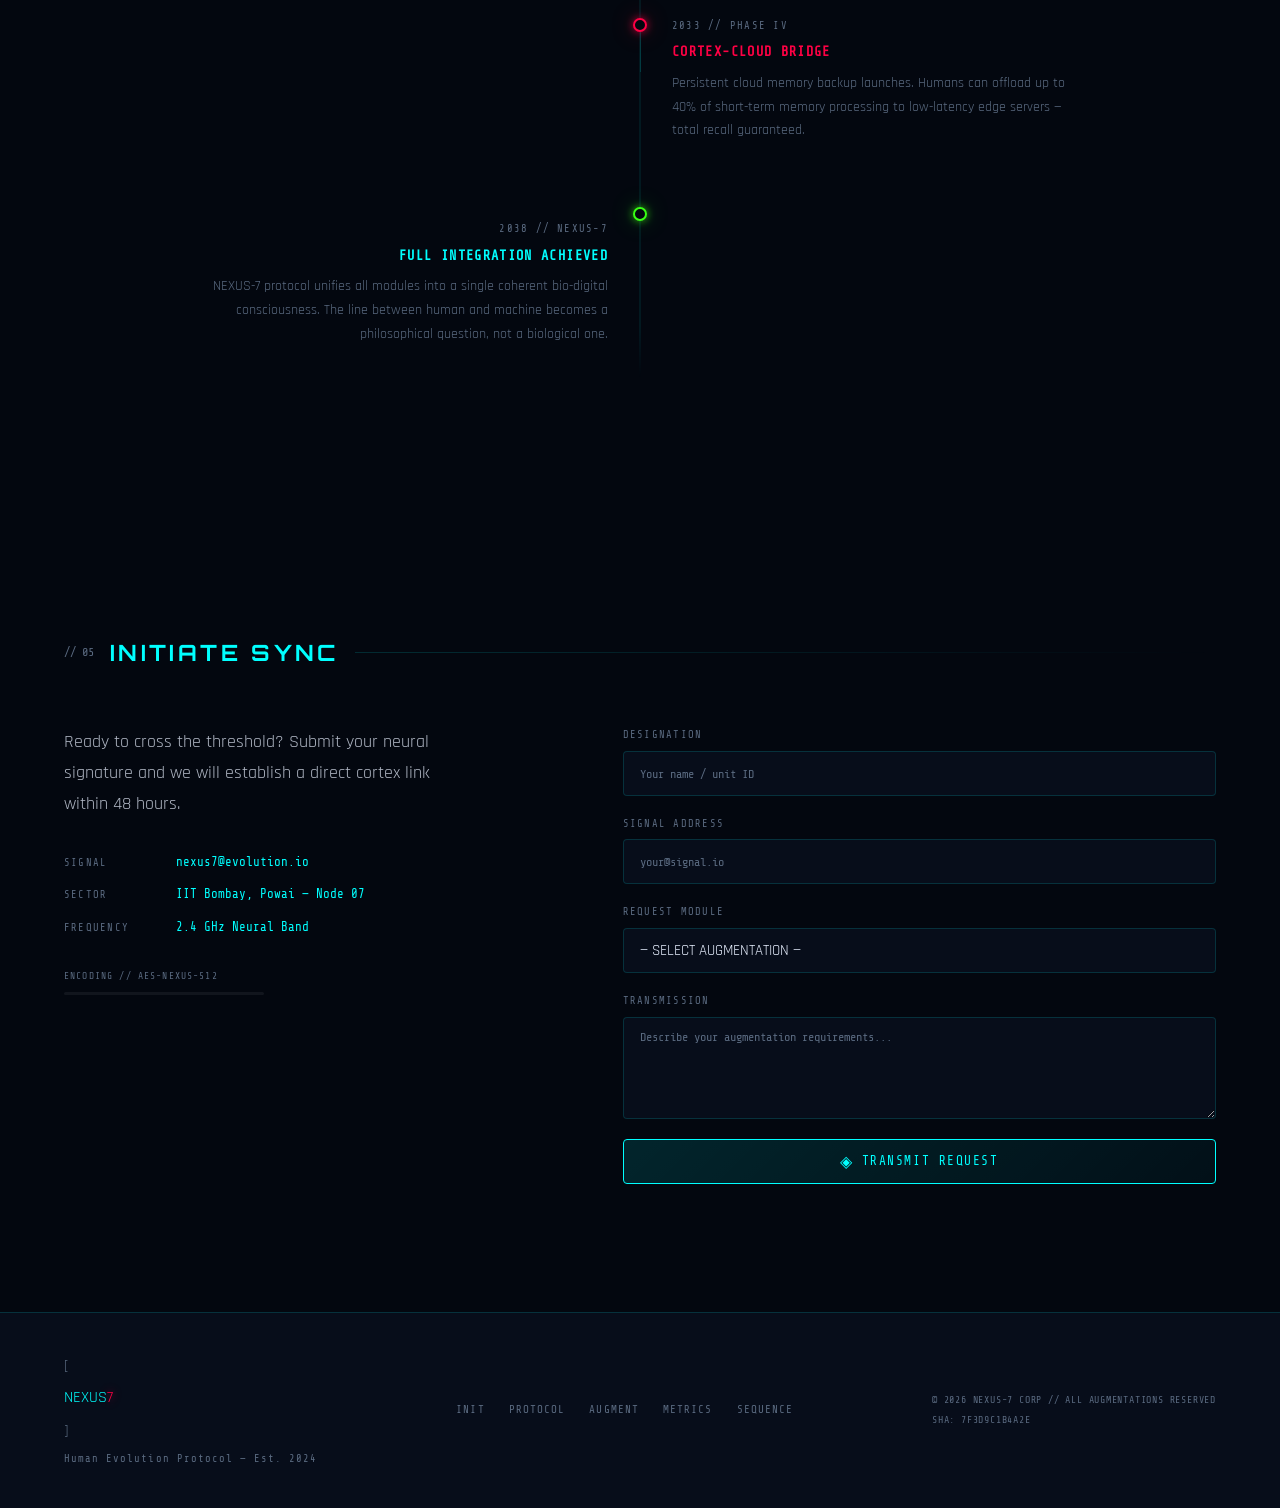
<file: NEXUS7.html>
<!DOCTYPE html>
<html lang="en">
<head>
  <meta charset="UTF-8" />
  <meta name="viewport" content="width=device-width, initial-scale=1.0" />
  <title>NEXUS-7 | Human Evolution Protocol</title>
  <link rel="preconnect" href="https://fonts.googleapis.com" />
  <link href="https://fonts.googleapis.com/css2?family=Share+Tech+Mono&family=Orbitron:wght@400;700;900&family=Rajdhani:wght@300;400;600;700&display=swap" rel="stylesheet" />
<style>
/* ============================================================
   NEXUS-7 | CYBORG LANDING PAGE STYLES
   ============================================================ */
:root {
  --bg:       #03070f;
  --bg-card:  #070d1a;
  --bg-card2: #0a1220;
  --cyan:     #00ffff;
  --red:      #ff0044;
  --neon:     #39ff14;
  --white:    #e8f0ff;
  --muted:    #5a6a80;
  --border:   rgba(0, 255, 255, 0.15);
  --font-mono: 'Share Tech Mono', monospace;
  --font-hud:  'Orbitron', sans-serif;
  --font-body: 'Rajdhani', sans-serif;
  --section-gap: clamp(5rem, 10vw, 9rem);
  --radius: 4px;
  --glow-cyan: 0 0 8px rgba(0,255,255,0.6), 0 0 24px rgba(0,255,255,0.25);
  --glow-red:  0 0 8px rgba(255,0,68,0.7),  0 0 24px rgba(255,0,68,0.3);
  --glow-neon: 0 0 8px rgba(57,255,20,0.7), 0 0 24px rgba(57,255,20,0.3);
}
*, *::before, *::after { box-sizing: border-box; margin: 0; padding: 0; }
html { scroll-behavior: smooth; font-size: 16px; }
body { background-color: var(--bg); color: var(--white); font-family: var(--font-body); overflow-x: hidden; position: relative; line-height: 1.65; }
img, svg { display: block; max-width: 100%; }
a { color: inherit; text-decoration: none; }
ul { list-style: none; }
button { cursor: pointer; background: none; border: none; }

/* --- BACKGROUND --- */
#particle-canvas { position: fixed; inset: 0; pointer-events: none; z-index: 0; opacity: 0.55; }
.scanlines { position: fixed; inset: 0; pointer-events: none; z-index: 1; background: repeating-linear-gradient(to bottom, transparent 0px, transparent 2px, rgba(0,0,0,0.07) 2px, rgba(0,0,0,0.07) 4px); }
.hud-corner { position: fixed; width: 30px; height: 30px; z-index: 999; pointer-events: none; }
.hud-tl { top: 12px; left: 12px;  border-top: 2px solid var(--cyan); border-left:  2px solid var(--cyan); }
.hud-tr { top: 12px; right: 12px; border-top: 2px solid var(--cyan); border-right: 2px solid var(--cyan); }
.hud-bl { bottom: 12px; left: 12px;  border-bottom: 2px solid var(--cyan); border-left:  2px solid var(--cyan); }
.hud-br { bottom: 12px; right: 12px; border-bottom: 2px solid var(--cyan); border-right: 2px solid var(--cyan); }

/* --- NAVBAR --- */
.navbar { position: fixed; top: 0; left: 0; right: 0; z-index: 900; display: flex; align-items: center; gap: 1.5rem; padding: .8rem 2rem; background: rgba(3,7,15,0.88); backdrop-filter: blur(12px); border-bottom: 1px solid var(--border); transition: background .3s; }
.nav-brand { font-family: var(--font-hud); font-size: 1.25rem; font-weight: 900; letter-spacing: .1em; flex-shrink: 0; }
.brand-bracket { color: var(--muted); }
.brand-accent  { color: var(--red); text-shadow: var(--glow-red); }
.brand-text    { color: var(--cyan); }
.nav-links { display: flex; gap: .25rem; align-items: center; margin-left: auto; }
.nav-link { font-family: var(--font-mono); font-size: .7rem; letter-spacing: .1em; padding: .45rem .75rem; color: var(--muted); border: 1px solid transparent; border-radius: var(--radius); transition: color .2s, border-color .2s, text-shadow .2s; }
.nav-link:hover, .nav-link:focus-visible { color: var(--cyan); border-color: var(--border); text-shadow: var(--glow-cyan); outline: none; }
.nav-link--cta { background: rgba(0,255,255,0.08); border-color: var(--border); color: var(--cyan); }
.nav-link--cta:hover { background: rgba(0,255,255,0.18); box-shadow: var(--glow-cyan); }
.nav-status { display: flex; align-items: center; gap: .4rem; font-family: var(--font-mono); font-size: .65rem; color: var(--neon); white-space: nowrap; opacity: .8; }
.status-dot { width: 7px; height: 7px; border-radius: 50%; background: var(--neon); box-shadow: 0 0 8px var(--neon); animation: blink 2s steps(1) infinite; }
.status-dot--red { background: var(--red); box-shadow: var(--glow-red); }
@keyframes blink { 0%,100%{opacity:1} 50%{opacity:0.2} }
.nav-toggle { display: none; flex-direction: column; gap: 5px; padding: .4rem; margin-left: auto; }
.toggle-line { display: block; width: 22px; height: 2px; background: var(--cyan); transition: transform .3s, opacity .3s; }

/* --- SECTIONS --- */
.section { position: relative; z-index: 2; padding: var(--section-gap) clamp(1.25rem, 5vw, 5rem); }
.section-header { display: flex; align-items: center; gap: 1rem; margin-bottom: 3.5rem; }
.section-prefix { font-family: var(--font-mono); font-size: .75rem; color: var(--muted); white-space: nowrap; }
.section-title { font-family: var(--font-hud); font-size: clamp(1rem, 2.5vw, 1.4rem); font-weight: 700; color: var(--cyan); letter-spacing: .15em; white-space: nowrap; }
.section-line { flex: 1; height: 1px; background: linear-gradient(to right, var(--border), transparent); }

/* --- BUTTONS --- */
.btn { display: inline-flex; position: relative; overflow: hidden; border-radius: var(--radius); font-family: var(--font-mono); font-size: .8rem; letter-spacing: .12em; transition: transform .15s; }
.btn:hover { transform: translateY(-2px); }
.btn:active { transform: translateY(0); }
.btn-inner { display: flex; align-items: center; gap: .5rem; padding: .75rem 1.75rem; position: relative; z-index: 1; }
.btn-icon { font-size: 1rem; }
.btn--primary { background: transparent; border: 1px solid var(--cyan); color: var(--cyan); }
.btn--primary::before { content: ''; position: absolute; inset: 0; background: linear-gradient(135deg, rgba(0,255,255,0.12), rgba(0,255,255,0.04)); }
.btn--primary:hover { box-shadow: var(--glow-cyan); }
.btn-glow { position: absolute; inset: -2px; background: linear-gradient(135deg, var(--cyan), transparent); opacity: 0; transition: opacity .3s; z-index: 0; border-radius: var(--radius); }
.btn--primary:hover .btn-glow { opacity: .08; }
.btn--ghost { border: 1px solid var(--muted); color: var(--muted); }
.btn--ghost:hover { border-color: var(--cyan); color: var(--cyan); }
.btn--full { width: 100%; justify-content: center; }

/* --- HERO --- */
.hero { min-height: 100svh; display: grid; grid-template-columns: 1fr 1fr; align-items: center; gap: 3rem; padding: 8rem clamp(1.25rem, 5vw, 5rem) 5rem; position: relative; z-index: 2; overflow: hidden; }
.eye-container { display: flex; justify-content: center; align-items: center; }
.eye-outer { position: relative; width: clamp(260px, 32vw, 420px); aspect-ratio: 1; display: flex; align-items: center; justify-content: center; }
.eye-ring { position: absolute; border-radius: 50%; border: 1px solid; }
.ring-1 { inset: 0;   border-color: rgba(0,255,255,0.2);  animation: spin 18s linear infinite; }
.ring-2 { inset: 12%; border-color: rgba(0,255,255,0.35); border-style: dashed; animation: spin 12s linear infinite reverse; }
.ring-3 { inset: 25%; border-color: rgba(255,0,68,0.3);   animation: spin 8s  linear infinite; }
@keyframes spin { to { transform: rotate(360deg); } }
.eye-iris { position: relative; width: 42%; aspect-ratio: 1; border-radius: 50%; background: radial-gradient(circle at 35% 35%, rgba(0,255,255,0.4), rgba(0,255,255,0.05) 60%, transparent); border: 2px solid var(--cyan); box-shadow: var(--glow-cyan), inset 0 0 30px rgba(0,255,255,0.15); display: flex; align-items: center; justify-content: center; overflow: hidden; }
.eye-pupil { width: 45%; aspect-ratio: 1; border-radius: 50%; background: radial-gradient(circle, #000 40%, var(--red) 100%); box-shadow: 0 0 12px var(--red), inset 0 0 8px rgba(255,0,68,0.5); position: relative; z-index: 1; }
.eye-scan { position: absolute; width: 100%; height: 2px; background: linear-gradient(90deg, transparent, var(--red), transparent); animation: scan 3s ease-in-out infinite; }
@keyframes scan { 0%{top:0%;opacity:0} 20%{opacity:1} 80%{opacity:1} 100%{top:100%;opacity:0} }
.eye-data-stream { position: absolute; top: 50%; right: -45%; transform: translateY(-50%); display: flex; flex-direction: column; gap: .3rem; font-family: var(--font-mono); font-size: .55rem; color: rgba(0,255,255,0.4); white-space: nowrap; }
.hero-content { display: flex; flex-direction: column; gap: 1.5rem; }
.hero-tag { display: flex; align-items: center; gap: .75rem; font-family: var(--font-mono); font-size: .65rem; color: var(--muted); letter-spacing: .12em; }
.tag-line { flex: 1; height: 1px; background: var(--border); max-width: 40px; }
.hero-title { display: flex; flex-direction: column; gap: .25rem; }
.title-line { display: block; }
.title-line--sub  { font-family: var(--font-mono); font-size: clamp(.75rem,1.5vw,1rem); color: var(--muted); letter-spacing: .2em; }
.title-line--main { font-family: var(--font-hud); font-size: clamp(2.8rem,7vw,6rem); font-weight: 900; color: var(--cyan); letter-spacing: .08em; text-shadow: var(--glow-cyan); line-height: 1; }
.title-line--accent { font-family: var(--font-hud); font-size: clamp(1rem,2vw,1.5rem); color: var(--red); letter-spacing: .18em; text-shadow: var(--glow-red); }
.glitch-text { position: relative; }
.glitch-text::before, .glitch-text::after { content: attr(data-text); position: absolute; top: 0; left: 0; width: 100%; }
.glitch-text::before { color: var(--red);  clip-path: polygon(0 30%, 100% 30%, 100% 50%, 0 50%); animation: glitch1 5s infinite steps(1); text-shadow: -2px 0 var(--red);  }
.glitch-text::after  { color: var(--neon); clip-path: polygon(0 60%, 100% 60%, 100% 80%, 0 80%); animation: glitch2 5s infinite steps(1); text-shadow:  2px 0 var(--neon); }
@keyframes glitch1 { 0%,88%,100%{transform:none;opacity:0} 90%{transform:translateX(-3px);opacity:.8} 92%{transform:translateX(3px);opacity:.6} 94%{transform:none;opacity:0} }
@keyframes glitch2 { 0%,84%,100%{transform:none;opacity:0} 86%{transform:translateX(4px);opacity:.7} 89%{transform:translateX(-2px);opacity:.5} 91%{transform:none;opacity:0} }
.hero-subtitle { font-size: clamp(1rem,1.5vw,1.2rem); color: rgba(232,240,255,0.7); max-width: 50ch; line-height: 1.7; }
.hero-subtitle em { color: var(--cyan); font-style: normal; }
.hero-subtitle strong { color: var(--red); }
.hero-actions { display: flex; gap: 1rem; flex-wrap: wrap; }
.hero-counters { display: flex; align-items: center; gap: 1.5rem; margin-top: .5rem; }
.counter-item { display: flex; flex-direction: column; }
.counter-val   { font-family: var(--font-hud); font-size: clamp(1.4rem,2.5vw,2rem); font-weight: 700; color: var(--cyan); }
.counter-unit  { font-family: var(--font-mono); font-size: .75rem; color: var(--muted); }
.counter-label { font-family: var(--font-mono); font-size: .6rem; color: var(--muted); letter-spacing: .15em; }
.counter-divider { font-family: var(--font-mono); color: var(--border); font-size: 1.2rem; }
.typed-word { color: var(--neon); border-right: 2px solid var(--neon); padding-right: 2px; animation: cursor-blink .7s steps(1) infinite; font-style: normal; }
@keyframes cursor-blink { 50%{ border-color: transparent; } }
.scroll-indicator { position: absolute; bottom: 2rem; left: 50%; transform: translateX(-50%); display: flex; flex-direction: column; align-items: center; gap: .5rem; font-family: var(--font-mono); font-size: .6rem; color: var(--muted); letter-spacing: .15em; }
.scroll-bar  { width: 2px; height: 40px; background: rgba(255,255,255,0.1); border-radius: 1px; overflow: hidden; }
.scroll-fill { width: 100%; height: 40%; background: var(--cyan); animation: scroll-anim 2s ease-in-out infinite; }
@keyframes scroll-anim { 0%{transform:translateY(-100%)} 100%{transform:translateY(300%)} }

/* --- TICKER --- */
.ticker-wrap  { position: relative; z-index: 2; width: 100%; overflow: hidden; background: rgba(0,255,255,0.05); border-top: 1px solid var(--border); border-bottom: 1px solid var(--border); padding: .55rem 0; }
.ticker-track { display: flex; gap: 2rem; white-space: nowrap; font-family: var(--font-mono); font-size: .68rem; letter-spacing: .1em; color: var(--cyan); animation: ticker-scroll 30s linear infinite; }
.ticker-sep { color: var(--muted); }
@keyframes ticker-scroll { from{transform:translateX(0)} to{transform:translateX(-50%)} }

/* --- ABOUT --- */
.about-grid { display: grid; grid-template-columns: 1fr 1.4fr; gap: 4rem; align-items: center; }
.body-diagram { position: relative; max-width: 240px; margin: 0 auto; }
.body-diagram svg { width: 100%; }
.pulse-dot  { animation: pulse-opacity 2s ease-in-out infinite; }
.pulse-core { animation: pulse-core 2.5s ease-in-out infinite; }
@keyframes pulse-opacity { 0%,100%{opacity:1} 50%{opacity:0.2} }
@keyframes pulse-core    { 0%,100%{rx:7;ry:9} 50%{rx:11;ry:14} }
.diagram-label { position: absolute; font-family: var(--font-mono); font-size: .55rem; color: var(--cyan); letter-spacing: .1em; white-space: nowrap; }
.diagram-label--red { color: var(--red); }
.about-intro { font-size: clamp(1rem,1.4vw,1.15rem); color: rgba(232,240,255,0.75); max-width: 58ch; margin-bottom: 2rem; line-height: 1.75; }
.about-pillars { display: flex; flex-direction: column; gap: 1.5rem; }
.pillar { background: var(--bg-card); border: 1px solid var(--border); border-radius: var(--radius); padding: 1.25rem 1.5rem; display: grid; grid-template-columns: 2rem 1fr auto; grid-template-rows: auto auto auto; column-gap: .75rem; row-gap: .25rem; transition: border-color .25s, box-shadow .25s; }
.pillar:hover, .pillar:focus-visible { border-color: var(--cyan); box-shadow: var(--glow-cyan); outline: none; }
.pillar-icon  { grid-row: 1/3; color: var(--cyan); font-size: 1.4rem; display: flex; align-items: center; }
.pillar-title { font-family: var(--font-mono); font-size: .78rem; letter-spacing: .12em; color: var(--cyan); grid-column: 2; grid-row: 1; }
.pillar-pct   { font-family: var(--font-hud); font-size: .9rem; color: var(--neon); grid-column: 3; grid-row: 1/3; align-self: center; }
.pillar-desc  { grid-column: 2; grid-row: 2; font-size: .85rem; color: var(--muted); line-height: 1.5; }
.pillar-bar   { grid-column: 1/4; grid-row: 3; height: 2px; background: rgba(255,255,255,0.06); border-radius: 1px; margin-top: .75rem; overflow: hidden; }
.pillar-fill  { height: 100%; background: linear-gradient(90deg, var(--cyan), var(--neon)); width: 0; transition: width 1.5s cubic-bezier(.17,.67,.38,1); }

/* --- FEATURES --- */
.features-grid { display: grid; grid-template-columns: repeat(3,1fr); gap: 1.25rem; }
.feat-card--wide { grid-column: 1 / -1; }
.feat-card { background: var(--bg-card); border: 1px solid var(--border); border-radius: var(--radius); padding: 1.75rem; display: flex; flex-direction: column; gap: .75rem; transition: border-color .3s, box-shadow .3s, transform .2s; position: relative; overflow: hidden; }
.feat-card::before { content: ''; position: absolute; top: 0; left: 0; right: 0; height: 2px; background: linear-gradient(90deg, transparent, var(--cyan), transparent); opacity: 0; transition: opacity .3s; }
.feat-card:hover, .feat-card:focus-visible { border-color: rgba(0,255,255,0.35); box-shadow: 0 8px 30px rgba(0,0,0,0.4), var(--glow-cyan); transform: translateY(-4px); outline: none; }
.feat-card:hover::before { opacity: 1; }
.feat-card--highlight { border-color: rgba(255,0,68,0.25); }
.feat-card--highlight::before { background: linear-gradient(90deg, transparent, var(--red), transparent); }
.feat-card--highlight:hover { border-color: rgba(255,0,68,0.5); box-shadow: 0 8px 30px rgba(0,0,0,0.4), var(--glow-red); }
.feat-card__top { display: flex; justify-content: space-between; align-items: flex-start; }
.feat-icon { color: var(--cyan); }
.feat-card--highlight .feat-icon { color: var(--red); }
.feat-badge { font-family: var(--font-mono); font-size: .6rem; letter-spacing: .12em; color: var(--muted); border: 1px solid var(--border); padding: .2rem .5rem; border-radius: 2px; }
.feat-badge--accent { color: var(--red);  border-color: rgba(255,0,68,0.2); }
.feat-badge--wide   { color: var(--neon); border-color: rgba(57,255,20,0.2); }
.feat-title { font-family: var(--font-mono); font-size: .9rem; letter-spacing: .12em; color: var(--white); }
.feat-card--highlight .feat-title { color: var(--red); text-shadow: var(--glow-red); }
.feat-desc { font-size: .88rem; color: var(--muted); line-height: 1.65; }
.feat-specs { display: flex; flex-direction: column; gap: .35rem; margin-top: auto; }
.feat-specs--row { flex-direction: row; flex-wrap: wrap; gap: .75rem; }
.feat-specs li { display: flex; justify-content: space-between; align-items: center; }
.feat-specs--row li { flex-direction: column; gap: .1rem; }
.spec-key { font-family: var(--font-mono); font-size: .6rem; letter-spacing: .1em; color: var(--muted); }
.spec-val { font-family: var(--font-mono); font-size: .72rem; color: var(--cyan); }
.feat-card--highlight .spec-val { color: var(--red); }
.feat-footer { margin-top: .5rem; }
.feat-status { font-family: var(--font-mono); font-size: .6rem; letter-spacing: .12em; color: var(--neon); display: flex; align-items: center; gap: .4rem; }
.feat-status .status-dot { background: var(--neon); box-shadow: 0 0 6px var(--neon); }
.feat-status--red { color: var(--red); }
.feat-status--red .status-dot { background: var(--red); box-shadow: var(--glow-red); }

/* --- STATS --- */
.stats-section { background: var(--bg-card2); }
.stats-grid { display: grid; grid-template-columns: repeat(4,1fr); gap: 1.5rem; margin-bottom: 3rem; }
.stat-card { background: var(--bg-card); border: 1px solid var(--border); border-radius: var(--radius); padding: 1.75rem 1rem; display: flex; flex-direction: column; align-items: center; gap: .75rem; text-align: center; transition: border-color .3s, transform .2s; }
.stat-card:hover { border-color: var(--cyan); transform: translateY(-4px); }
.stat-ring { position: relative; width: clamp(80px,10vw,120px); aspect-ratio: 1; }
.stat-ring svg { width: 100%; height: 100%; }
.ring-progress { transition: stroke-dashoffset 1.5s cubic-bezier(.17,.67,.38,1); }
.stat-ring-val { position: absolute; inset: 0; display: flex; align-items: center; justify-content: center; font-family: var(--font-hud); font-size: clamp(.9rem,1.5vw,1.2rem); font-weight: 700; color: var(--cyan); }
.stat-label { font-family: var(--font-mono); font-size: .72rem; letter-spacing: .12em; color: var(--white); }
.stat-sub   { font-size: .78rem; color: var(--muted); line-height: 1.4; }
.waveform   { display: flex; flex-direction: column; gap: .75rem; }
.wave-label { font-family: var(--font-mono); font-size: .65rem; letter-spacing: .12em; color: var(--muted); }
.wave-bars  { display: flex; align-items: center; gap: 3px; height: 60px; }
.wave-bar   { flex: 1; height: var(--h); background: var(--cyan); border-radius: 1px; opacity: 0.6; animation: wave-anim calc(.6s + var(--delay, 0s)) ease-in-out infinite alternate; }
.wave-bar:nth-child(odd)  { --delay: 0s;   }
.wave-bar:nth-child(even) { --delay: 0.3s; }
@keyframes wave-anim { to{ opacity:1; height: calc(var(--h) * 0.7); } }

/* --- TIMELINE --- */
.timeline { position: relative; max-width: 900px; margin: 0 auto; display: flex; flex-direction: column; }
.timeline::before { content: ''; position: absolute; left: 50%; top: 0; bottom: 0; width: 1px; background: linear-gradient(to bottom, transparent, var(--border) 5%, var(--border) 95%, transparent); transform: translateX(-50%); }
.timeline-item { display: grid; grid-template-columns: 1fr 2rem 1fr; gap: 0 1rem; padding: 2rem 0; align-items: start; }
.timeline-item .tl-content { grid-column: 1; text-align: right; }
.timeline-item .tl-marker  { grid-column: 2; display: flex; flex-direction: column; align-items: center; }
.timeline-item--right .tl-content { grid-column: 3; grid-row: 1; text-align: left; }
.timeline-item--right .tl-marker  { grid-column: 2; grid-row: 1; }
.tl-dot { width: 14px; height: 14px; border-radius: 50%; background: var(--bg); border: 2px solid var(--cyan); box-shadow: var(--glow-cyan); flex-shrink: 0; position: relative; z-index: 1; }
.tl-dot--red  { border-color: var(--red);  box-shadow: var(--glow-red);  }
.tl-dot--neon { border-color: var(--neon); box-shadow: var(--glow-neon); }
.tl-connector { flex: 1; width: 1px; background: var(--border); min-height: 40px; }
.tl-date  { font-family: var(--font-mono); font-size: .65rem; letter-spacing: .12em; color: var(--muted); display: block; margin-bottom: .4rem; }
.tl-title { font-family: var(--font-mono); font-size: .85rem; letter-spacing: .1em; color: var(--cyan); margin-bottom: .5rem; }
.timeline-item--right .tl-title { color: var(--red); }
.tl-desc  { font-size: .9rem; color: var(--muted); line-height: 1.65; }

/* --- CONTACT --- */
.contact-grid { display: grid; grid-template-columns: 1fr 1.2fr; gap: 4rem; align-items: start; }
.contact-tagline { font-size: clamp(1rem,1.4vw,1.1rem); color: rgba(232,240,255,0.75); line-height: 1.75; max-width: 45ch; margin-bottom: 2rem; }
.contact-details { display: flex; flex-direction: column; gap: .75rem; margin-bottom: 2rem; }
.contact-details li { display: flex; gap: 1rem; align-items: baseline; }
.cd-label { font-family: var(--font-mono); font-size: .65rem; letter-spacing: .12em; color: var(--muted); min-width: 6rem; }
.cd-val   { font-family: var(--font-mono); font-size: .78rem; color: var(--cyan); }
.contact-encoding { display: flex; flex-direction: column; gap: .4rem; }
.encoding-label { font-family: var(--font-mono); font-size: .6rem; letter-spacing: .12em; color: var(--muted); }
.encoding-bar  { height: 3px; background: rgba(255,255,255,0.06); border-radius: 2px; overflow: hidden; max-width: 200px; }
.encoding-fill { height: 100%; width: 0%; background: linear-gradient(90deg, var(--cyan), var(--neon)); animation: encode-anim 4s ease-in-out infinite; }
@keyframes encode-anim { 0%{width:0%} 60%{width:100%} 80%{width:100%} 100%{width:0%} }
.sync-form { display: flex; flex-direction: column; gap: 1.25rem; }
.form-row  { display: flex; flex-direction: column; gap: .4rem; }
.form-label { font-family: var(--font-mono); font-size: .65rem; letter-spacing: .12em; color: var(--muted); }
.form-input { background: var(--bg-card); border: 1px solid var(--border); border-radius: var(--radius); padding: .75rem 1rem; color: var(--white); font-family: var(--font-body); font-size: .95rem; width: 100%; transition: border-color .2s, box-shadow .2s; appearance: none; }
.form-input::placeholder { color: var(--muted); font-family: var(--font-mono); font-size: .75rem; }
.form-input:focus { outline: none; border-color: var(--cyan); box-shadow: 0 0 0 2px rgba(0,255,255,0.1); }
.form-select option { background: var(--bg-card2); }
.form-textarea { resize: vertical; min-height: 100px; }

/* --- FOOTER --- */
.footer { position: relative; z-index: 2; background: var(--bg-card); border-top: 1px solid var(--border); padding: 2.5rem clamp(1.25rem,5vw,5rem); }
.footer-grid { display: flex; flex-wrap: wrap; gap: 2rem; align-items: center; justify-content: space-between; }
.footer-brand { display: flex; flex-direction: column; gap: .4rem; }
.footer-tagline { font-family: var(--font-mono); font-size: .65rem; color: var(--muted); letter-spacing: .1em; }
.footer-nav { display: flex; gap: 1.5rem; flex-wrap: wrap; }
.footer-nav a { font-family: var(--font-mono); font-size: .68rem; letter-spacing: .1em; color: var(--muted); transition: color .2s; }
.footer-nav a:hover { color: var(--cyan); }
.footer-copy p { font-family: var(--font-mono); font-size: .62rem; color: var(--muted); letter-spacing: .08em; }
.footer-hash { color: rgba(57,255,20,0.5); margin-top: .25rem; }

/* --- REVEAL ANIMATION --- */
.reveal { opacity: 0; transform: translateY(20px); transition: opacity .6s ease, transform .6s ease; }
.reveal.visible { opacity: 1; transform: none; }

/* --- RESPONSIVE --- */
@media (max-width: 1100px) {
  .stats-grid    { grid-template-columns: repeat(2,1fr); }
  .features-grid { grid-template-columns: repeat(2,1fr); }
}
@media (max-width: 900px) {
  .hero { grid-template-columns: 1fr; text-align: center; gap: 2rem; }
  .hero-tag, .hero-actions, .hero-counters { justify-content: center; }
  .hero-subtitle { margin: 0 auto; }
  .eye-data-stream { display: none; }
  .about-grid { grid-template-columns: 1fr; }
  .contact-grid { grid-template-columns: 1fr; }
  .footer-copy { text-align: left; }
  .timeline::before { left: 1rem; }
  .timeline-item { grid-template-columns: 2rem 1fr; }
  .timeline-item .tl-content, .timeline-item--right .tl-content { grid-column: 2; grid-row: 1; text-align: left; }
  .timeline-item .tl-marker,  .timeline-item--right .tl-marker  { grid-column: 1; grid-row: 1; }
}
@media (max-width: 700px) {
  .nav-links { display: none; flex-direction: column; position: absolute; top: 100%; left: 0; right: 0; background: var(--bg-card); padding: 1rem; border-bottom: 1px solid var(--border); }
  .nav-links.open { display: flex; }
  .nav-toggle { display: flex; }
  .nav-status { display: none; }
  .features-grid { grid-template-columns: 1fr; }
  .feat-card--wide { grid-column: 1; }
  .stats-grid { grid-template-columns: repeat(2,1fr); }
}
@media (max-width: 480px) {
  .stats-grid { grid-template-columns: 1fr; }
  .hero-counters { flex-direction: column; gap: 1rem; }
  .counter-divider { display: none; }
}
:focus-visible { outline: 2px solid var(--cyan); outline-offset: 3px; }
</style>
</head>
<body>

  <div class="scanlines" aria-hidden="true"></div>
  <div class="hud-corner hud-tl" aria-hidden="true"></div>
  <div class="hud-corner hud-tr" aria-hidden="true"></div>
  <div class="hud-corner hud-bl" aria-hidden="true"></div>
  <div class="hud-corner hud-br" aria-hidden="true"></div>
  <canvas id="particle-canvas" aria-hidden="true"></canvas>

  <!-- NAVBAR -->
  <nav class="navbar" role="navigation" aria-label="Main navigation">
    <div class="nav-brand"><span class="brand-bracket">[</span><span class="brand-text">NEXUS<span class="brand-accent">7</span></span><span class="brand-bracket">]</span></div>
    <button class="nav-toggle" aria-label="Toggle menu" aria-expanded="false">
      <span class="toggle-line"></span><span class="toggle-line"></span><span class="toggle-line"></span>
    </button>
    <ul class="nav-links" role="list">
      <li><a href="#hero"     class="nav-link">INIT</a></li>
      <li><a href="#about"    class="nav-link">PROTOCOL</a></li>
      <li><a href="#features" class="nav-link">AUGMENT</a></li>
      <li><a href="#stats"    class="nav-link">METRICS</a></li>
      <li><a href="#timeline" class="nav-link">SEQUENCE</a></li>
      <li><a href="#contact"  class="nav-link nav-link--cta">SYNC</a></li>
    </ul>
    <div class="nav-status" aria-label="System status"><span class="status-dot"></span><span class="status-text">SYS ONLINE</span></div>
  </nav>

  <!-- HERO -->
  <section id="hero" class="hero" aria-labelledby="hero-heading">
    <div class="eye-container" aria-hidden="true">
      <div class="eye-outer">
        <div class="eye-ring ring-1"></div>
        <div class="eye-ring ring-2"></div>
        <div class="eye-ring ring-3"></div>
        <div class="eye-iris">
          <div class="eye-pupil"></div>
          <div class="eye-scan"></div>
        </div>
        <div class="eye-data-stream">
          <span>01001000 01110101 01101101</span>
          <span>01100001 01101110 00101011</span>
          <span>01001101 01100001 01100011</span>
        </div>
      </div>
    </div>
    <div class="hero-content">
      <div class="hero-tag"><span class="tag-line"></span><span class="tag-text">TECHFEST IIT BOMBAY // PROTOCOL INITIATED</span><span class="tag-line"></span></div>
      <h1 id="hero-heading" class="hero-title">
        <span class="title-line title-line--sub">THE NEXT PHASE OF</span>
        <span class="title-line title-line--main glitch-text" data-text="HUMANITY">HUMANITY</span>
        <span class="title-line title-line--accent">IS ALREADY HERE</span>
      </h1>
      <p class="hero-subtitle">Where <em>carbon</em> meets <em>silicon</em>. Where neurons <span class="typed-word"></span> with algorithms. The cyborg revolution is not coming — it <strong>arrived</strong>.</p>
      <div class="hero-actions">
        <a href="#about" class="btn btn--primary"><span class="btn-inner"><span class="btn-icon">▶</span> BEGIN PROTOCOL</span><span class="btn-glow" aria-hidden="true"></span></a>
        <a href="#contact" class="btn btn--ghost"><span class="btn-inner">NEURAL SYNC</span></a>
      </div>
      <div class="hero-counters" aria-label="System metrics">
        <div class="counter-item"><span class="counter-val" data-target="99.8">00.0</span><span class="counter-unit">%</span><span class="counter-label">UPTIME</span></div>
        <div class="counter-divider">//</div>
        <div class="counter-item"><span class="counter-val" data-target="2048">0</span><span class="counter-unit">ms</span><span class="counter-label">LATENCY</span></div>
        <div class="counter-divider">//</div>
        <div class="counter-item"><span class="counter-val" data-target="512">0</span><span class="counter-unit">TB</span><span class="counter-label">MEMORY</span></div>
      </div>
    </div>
    <div class="scroll-indicator" aria-hidden="true"><span class="scroll-label">SCROLL</span><div class="scroll-bar"><div class="scroll-fill"></div></div></div>
  </section>

  <!-- TICKER -->
  <div class="ticker-wrap" aria-hidden="true">
    <div class="ticker-track">
      <span>NEURAL SYNC ACTIVE</span><span class="ticker-sep">◆</span><span>EXOSKELETON v4.2 STABLE</span><span class="ticker-sep">◆</span><span>RETINAL HUD ONLINE</span><span class="ticker-sep">◆</span><span>CORTEX LINK ESTABLISHED</span><span class="ticker-sep">◆</span><span>BIOMETRIC SCAN PASS</span><span class="ticker-sep">◆</span><span>AUGMENTATION LEVEL: OMEGA</span><span class="ticker-sep">◆</span><span>MEMORY UPLOAD: 78%</span><span class="ticker-sep">◆</span><span>NEURAL SYNC ACTIVE</span><span class="ticker-sep">◆</span><span>EXOSKELETON v4.2 STABLE</span><span class="ticker-sep">◆</span><span>RETINAL HUD ONLINE</span><span class="ticker-sep">◆</span><span>CORTEX LINK ESTABLISHED</span><span class="ticker-sep">◆</span>
    </div>
  </div>

  <!-- ABOUT -->
  <section id="about" class="about section" aria-labelledby="about-heading">
    <div class="section-header"><span class="section-prefix">// 01</span><h2 id="about-heading" class="section-title">PROTOCOL OVERVIEW</h2><div class="section-line"></div></div>
    <div class="about-grid">
      <div class="about-visual" aria-hidden="true">
        <div class="body-diagram">
          <svg viewBox="0 0 200 400" xmlns="http://www.w3.org/2000/svg">
            <ellipse cx="100" cy="50" rx="35" ry="42" fill="none" stroke="var(--cyan)" stroke-width="1.5" stroke-dasharray="4 2"/>
            <circle cx="100" cy="50" r="22" fill="none" stroke="var(--neon)" stroke-width="1" opacity="0.6"/>
            <circle cx="88" cy="46" r="6" fill="none" stroke="var(--red)" stroke-width="1.2"/>
            <circle cx="88" cy="46" r="3" fill="var(--red)" opacity="0.7"/>
            <circle cx="112" cy="46" r="6" fill="none" stroke="var(--cyan)" stroke-width="1.2"/>
            <circle cx="112" cy="46" r="3" fill="none" stroke="var(--cyan)" stroke-width="1"/>
            <line x1="100" y1="8" x2="100" y2="20" stroke="var(--neon)" stroke-width="1.5"/>
            <circle cx="100" cy="6" r="3" fill="var(--neon)" class="pulse-dot"/>
            <rect x="90" y="90" width="20" height="20" fill="none" stroke="var(--cyan)" stroke-width="1" stroke-dasharray="3 2"/>
            <rect x="65" y="110" width="70" height="90" rx="5" fill="none" stroke="var(--cyan)" stroke-width="1.5" stroke-dasharray="5 2"/>
            <polygon points="80,120 120,120 130,160 70,160" fill="none" stroke="var(--neon)" stroke-width="1" opacity="0.8"/>
            <ellipse cx="100" cy="145" rx="14" ry="18" fill="none" stroke="var(--red)" stroke-width="1.5"/>
            <ellipse cx="100" cy="145" rx="7" ry="9" fill="var(--red)" opacity="0.3" class="pulse-core"/>
            <rect x="25" y="115" width="38" height="16" rx="4" fill="none" stroke="var(--red)" stroke-width="1.5"/>
            <rect x="15" y="175" width="30" height="14" rx="3" fill="none" stroke="var(--red)" stroke-width="1.2"/>
            <line x1="25" y1="131" x2="25" y2="175" stroke="var(--red)" stroke-width="1.5"/>
            <line x1="45" y1="131" x2="45" y2="175" stroke="var(--red)" stroke-width="1"/>
            <rect x="137" y="115" width="38" height="16" rx="4" fill="none" stroke="var(--cyan)" stroke-width="1.5" stroke-dasharray="3 2"/>
            <rect x="145" y="175" width="30" height="14" rx="3" fill="none" stroke="var(--cyan)" stroke-width="1.2" stroke-dasharray="2 2"/>
            <line x1="155" y1="131" x2="155" y2="175" stroke="var(--cyan)" stroke-width="1.5" stroke-dasharray="4 3"/>
            <line x1="100" y1="200" x2="100" y2="240" stroke="var(--neon)" stroke-width="2"/>
            <circle cx="100" cy="215" r="4" fill="none" stroke="var(--neon)" stroke-width="1"/>
            <circle cx="100" cy="230" r="4" fill="none" stroke="var(--neon)" stroke-width="1"/>
            <rect x="70" y="200" width="26" height="80" rx="4" fill="none" stroke="var(--cyan)" stroke-width="1.5" stroke-dasharray="4 2"/>
            <rect x="104" y="200" width="26" height="80" rx="4" fill="none" stroke="var(--red)" stroke-width="1.5"/>
            <rect x="65" y="278" width="34" height="14" rx="3" fill="none" stroke="var(--cyan)" stroke-width="1.2" stroke-dasharray="3 2"/>
            <rect x="101" y="278" width="34" height="14" rx="3" fill="none" stroke="var(--red)" stroke-width="1.2"/>
            <line x1="0" y1="145" x2="65" y2="145" stroke="var(--neon)" stroke-width="0.5" stroke-dasharray="6 3" opacity="0.5"/>
            <line x1="135" y1="145" x2="200" y2="145" stroke="var(--neon)" stroke-width="0.5" stroke-dasharray="6 3" opacity="0.5"/>
          </svg>
          <div class="diagram-label" style="top:2%;left:55%">NEURAL LINK</div>
          <div class="diagram-label" style="top:18%;left:-8%">CORTEX MAP</div>
          <div class="diagram-label diagram-label--red" style="top:35%;left:-15%">MECH ARM</div>
          <div class="diagram-label" style="top:35%;right:-8%">BIO ARM</div>
          <div class="diagram-label diagram-label--red" style="top:54%;left:55%">POWER CORE</div>
        </div>
      </div>
      <div class="about-content">
        <p class="about-intro">The boundary between human and machine has dissolved. NEXUS-7 represents the apex of bio-mechanical integration — a living system where thought becomes command and silicon augments synapses.</p>
        <div class="about-pillars">
          <div class="pillar" tabindex="0"><div class="pillar-icon">⬡</div><h3 class="pillar-title">NEURAL BRIDGE</h3><p class="pillar-desc">Direct cortex-to-machine interface with sub-millisecond response. Thought becomes action.</p><div class="pillar-bar"><div class="pillar-fill" data-width="92"></div></div><span class="pillar-pct">92%</span></div>
          <div class="pillar" tabindex="0"><div class="pillar-icon">⬡</div><h3 class="pillar-title">EXO FRAME</h3><p class="pillar-desc">Titanium-graphene composite skeleton amplifies strength by 40× and absorbs kinetic impact.</p><div class="pillar-bar"><div class="pillar-fill" data-width="78"></div></div><span class="pillar-pct">78%</span></div>
          <div class="pillar" tabindex="0"><div class="pillar-icon">⬡</div><h3 class="pillar-title">RETINAL HUD</h3><p class="pillar-desc">Augmented reality overlay renders real-time threat data, navigation, and biometric feeds.</p><div class="pillar-bar"><div class="pillar-fill" data-width="87"></div></div><span class="pillar-pct">87%</span></div>
        </div>
      </div>
    </div>
  </section>

  <!-- FEATURES -->
  <section id="features" class="features section" aria-labelledby="features-heading">
    <div class="section-header"><span class="section-prefix">// 02</span><h2 id="features-heading" class="section-title">AUGMENTATION MODULES</h2><div class="section-line"></div></div>
    <div class="features-grid">
      <article class="feat-card" tabindex="0">
        <div class="feat-card__top"><div class="feat-icon"><svg width="40" height="40" viewBox="0 0 40 40"><circle cx="20" cy="20" r="18" fill="none" stroke="currentColor" stroke-width="1.5"/><path d="M12 20 Q20 8 28 20 Q20 32 12 20" fill="none" stroke="currentColor" stroke-width="1.5"/><circle cx="20" cy="20" r="4" fill="currentColor" opacity="0.5"/></svg></div><span class="feat-badge">MODULE 01</span></div>
        <h3 class="feat-title">COGNITIVE OVERRIDE</h3>
        <p class="feat-desc">A secondary processing unit embedded in the prefrontal lobe. Runs parallel decision trees at 4.7 GHz while your biological brain handles emotion and creativity.</p>
        <ul class="feat-specs"><li><span class="spec-key">CLOCK</span><span class="spec-val">4.7 GHz</span></li><li><span class="spec-key">CACHE</span><span class="spec-val">512 MB</span></li><li><span class="spec-key">POWER</span><span class="spec-val">0.3 W</span></li></ul>
        <div class="feat-footer"><div class="feat-status"><span class="status-dot"></span>ACTIVE</div></div>
      </article>
      <article class="feat-card feat-card--highlight" tabindex="0">
        <div class="feat-card__top"><div class="feat-icon"><svg width="40" height="40" viewBox="0 0 40 40"><rect x="4" y="12" width="32" height="16" rx="3" fill="none" stroke="currentColor" stroke-width="1.5"/><line x1="12" y1="12" x2="12" y2="28" stroke="currentColor" stroke-width="1"/><line x1="20" y1="12" x2="20" y2="28" stroke="currentColor" stroke-width="1"/><line x1="28" y1="12" x2="28" y2="28" stroke="currentColor" stroke-width="1"/><circle cx="20" cy="6" r="3" fill="none" stroke="currentColor" stroke-width="1.5"/><line x1="20" y1="9" x2="20" y2="12" stroke="currentColor" stroke-width="1.5"/></svg></div><span class="feat-badge feat-badge--accent">MODULE 02</span></div>
        <h3 class="feat-title">PHANTOM LIMB SYS</h3>
        <p class="feat-desc">Prosthetic limbs with 10,000-point haptic feedback. The nervous system is tricked so completely that sensory data feels indistinguishable from flesh.</p>
        <ul class="feat-specs"><li><span class="spec-key">HAPTICS</span><span class="spec-val">10,000 pts</span></li><li><span class="spec-key">GRIP</span><span class="spec-val">200 kg</span></li><li><span class="spec-key">FEEL</span><span class="spec-val">99.4%</span></li></ul>
        <div class="feat-footer"><div class="feat-status feat-status--red"><span class="status-dot status-dot--red"></span>CALIBRATING</div></div>
      </article>
      <article class="feat-card" tabindex="0">
        <div class="feat-card__top"><div class="feat-icon"><svg width="40" height="40" viewBox="0 0 40 40"><ellipse cx="20" cy="20" rx="16" ry="10" fill="none" stroke="currentColor" stroke-width="1.5"/><circle cx="20" cy="20" r="6" fill="none" stroke="currentColor" stroke-width="1.5"/><circle cx="20" cy="20" r="2" fill="currentColor"/><line x1="4" y1="20" x2="14" y2="20" stroke="currentColor" stroke-width="1"/><line x1="26" y1="20" x2="36" y2="20" stroke="currentColor" stroke-width="1"/></svg></div><span class="feat-badge">MODULE 03</span></div>
        <h3 class="feat-title">OPTIC SPECTRUM</h3>
        <p class="feat-desc">Retinal implants extend vision across UV, infrared and EM spectrums. Thermal imaging, night vision, and 12× optical zoom baked into a 2mm lens.</p>
        <ul class="feat-specs"><li><span class="spec-key">ZOOM</span><span class="spec-val">12×</span></li><li><span class="spec-key">RANGE</span><span class="spec-val">UV–IR</span></li><li><span class="spec-key">RES</span><span class="spec-val">48 MP</span></li></ul>
        <div class="feat-footer"><div class="feat-status"><span class="status-dot"></span>ACTIVE</div></div>
      </article>
      <article class="feat-card" tabindex="0">
        <div class="feat-card__top"><div class="feat-icon"><svg width="40" height="40" viewBox="0 0 40 40"><path d="M20 32 C20 32 6 22 6 14 C6 9 10 6 14 6 C17 6 20 9 20 9 C20 9 23 6 26 6 C30 6 34 9 34 14 C34 22 20 32 20 32Z" fill="none" stroke="currentColor" stroke-width="1.5"/><polyline points="4,20 10,20 14,14 18,26 22,18 26,22 30,20 36,20" fill="none" stroke="currentColor" stroke-width="1.2" opacity="0.7"/></svg></div><span class="feat-badge">MODULE 04</span></div>
        <h3 class="feat-title">CARDIO DRIVE</h3>
        <p class="feat-desc">Synthetic nano-heart runs in parallel with the biological one. Regulates blood pressure, filters toxins in real time, and delivers oxygen bursts on demand.</p>
        <ul class="feat-specs"><li><span class="spec-key">BPM</span><span class="spec-val">ADAPTIVE</span></li><li><span class="spec-key">FILTER</span><span class="spec-val">99.9%</span></li><li><span class="spec-key">O₂</span><span class="spec-val">+340%</span></li></ul>
        <div class="feat-footer"><div class="feat-status"><span class="status-dot"></span>ACTIVE</div></div>
      </article>
      <article class="feat-card feat-card--wide" tabindex="0">
        <div class="feat-card__top"><div class="feat-icon"><svg width="40" height="40" viewBox="0 0 40 40"><circle cx="20" cy="20" r="5" fill="none" stroke="currentColor" stroke-width="1.5"/><circle cx="8" cy="12" r="3" fill="none" stroke="currentColor" stroke-width="1"/><circle cx="32" cy="12" r="3" fill="none" stroke="currentColor" stroke-width="1"/><circle cx="8" cy="28" r="3" fill="none" stroke="currentColor" stroke-width="1"/><circle cx="32" cy="28" r="3" fill="none" stroke="currentColor" stroke-width="1"/><line x1="11" y1="14" x2="17" y2="18" stroke="currentColor" stroke-width="1"/><line x1="29" y1="14" x2="23" y2="18" stroke="currentColor" stroke-width="1"/><line x1="11" y1="26" x2="17" y2="22" stroke="currentColor" stroke-width="1"/><line x1="29" y1="26" x2="23" y2="22" stroke="currentColor" stroke-width="1"/></svg></div><span class="feat-badge feat-badge--wide">MODULE 05 — FLAGSHIP</span></div>
        <h3 class="feat-title">CORTEX LINK NETWORK</h3>
        <p class="feat-desc">Mesh-based brain-to-brain and brain-to-cloud architecture. Share thoughts, memory fragments, and skill sets with other NEXUS-7 units within a 300m radius. Real-time collective intelligence without losing individual autonomy.</p>
        <ul class="feat-specs feat-specs--row"><li><span class="spec-key">RANGE</span><span class="spec-val">300 m</span></li><li><span class="spec-key">NODES</span><span class="spec-val">∞</span></li><li><span class="spec-key">LATENCY</span><span class="spec-val">0.4 ms</span></li><li><span class="spec-key">BAND</span><span class="spec-val">10 Gbps</span></li></ul>
        <div class="feat-footer"><div class="feat-status"><span class="status-dot"></span>ACTIVE — 14 NODES LINKED</div></div>
      </article>
    </div>
  </section>

  <!-- STATS -->
  <section id="stats" class="stats-section section" aria-labelledby="stats-heading">
    <div class="section-header"><span class="section-prefix">// 03</span><h2 id="stats-heading" class="section-title">SYSTEM METRICS</h2><div class="section-line"></div></div>
    <div class="stats-grid">
      <div class="stat-card" tabindex="0"><div class="stat-ring"><svg viewBox="0 0 100 100"><circle cx="50" cy="50" r="42" fill="none" stroke="rgba(0,255,255,0.1)" stroke-width="6"/><circle cx="50" cy="50" r="42" fill="none" stroke="var(--cyan)" stroke-width="6" stroke-dasharray="263.9" stroke-dashoffset="263.9" stroke-linecap="round" transform="rotate(-90 50 50)" class="ring-progress" data-pct="90"/></svg><div class="stat-ring-val">90%</div></div><h3 class="stat-label">BIOMECH SYNC</h3><p class="stat-sub">Neural-motor integration index</p></div>
      <div class="stat-card" tabindex="0"><div class="stat-ring"><svg viewBox="0 0 100 100"><circle cx="50" cy="50" r="42" fill="none" stroke="rgba(255,0,68,0.1)" stroke-width="6"/><circle cx="50" cy="50" r="42" fill="none" stroke="var(--red)" stroke-width="6" stroke-dasharray="263.9" stroke-dashoffset="263.9" stroke-linecap="round" transform="rotate(-90 50 50)" class="ring-progress" data-pct="80"/></svg><div class="stat-ring-val" style="color:var(--red)">80%</div></div><h3 class="stat-label">THREAT RESPONSE</h3><p class="stat-sub">Reflex acceleration multiplier</p></div>
      <div class="stat-card" tabindex="0"><div class="stat-ring"><svg viewBox="0 0 100 100"><circle cx="50" cy="50" r="42" fill="none" stroke="rgba(57,255,20,0.1)" stroke-width="6"/><circle cx="50" cy="50" r="42" fill="none" stroke="var(--neon)" stroke-width="6" stroke-dasharray="263.9" stroke-dashoffset="263.9" stroke-linecap="round" transform="rotate(-90 50 50)" class="ring-progress" data-pct="95"/></svg><div class="stat-ring-val" style="color:var(--neon)">95%</div></div><h3 class="stat-label">COGNITIVE AMP</h3><p class="stat-sub">Processing bandwidth enhancement</p></div>
      <div class="stat-card" tabindex="0"><div class="stat-ring"><svg viewBox="0 0 100 100"><circle cx="50" cy="50" r="42" fill="none" stroke="rgba(0,255,255,0.1)" stroke-width="6"/><circle cx="50" cy="50" r="42" fill="none" stroke="var(--cyan)" stroke-width="6" stroke-dasharray="263.9" stroke-dashoffset="263.9" stroke-linecap="round" transform="rotate(-90 50 50)" class="ring-progress" data-pct="70"/></svg><div class="stat-ring-val">70%</div></div><h3 class="stat-label">POWER RESERVE</h3><p class="stat-sub">Micro-fusion cell charge level</p></div>
    </div>
    <div class="waveform" aria-hidden="true">
      <div class="wave-label">BIO-SIGNAL WAVEFORM // LIVE</div>
      <div class="wave-bars">
        <div class="wave-bar" style="--h:30%"></div><div class="wave-bar" style="--h:60%"></div><div class="wave-bar" style="--h:80%"></div><div class="wave-bar" style="--h:45%"></div><div class="wave-bar" style="--h:90%"></div><div class="wave-bar" style="--h:55%"></div><div class="wave-bar" style="--h:70%"></div><div class="wave-bar" style="--h:35%"></div><div class="wave-bar" style="--h:95%"></div><div class="wave-bar" style="--h:50%"></div><div class="wave-bar" style="--h:75%"></div><div class="wave-bar" style="--h:40%"></div><div class="wave-bar" style="--h:85%"></div><div class="wave-bar" style="--h:60%"></div><div class="wave-bar" style="--h:30%"></div><div class="wave-bar" style="--h:65%"></div><div class="wave-bar" style="--h:50%"></div><div class="wave-bar" style="--h:80%"></div><div class="wave-bar" style="--h:45%"></div><div class="wave-bar" style="--h:70%"></div><div class="wave-bar" style="--h:90%"></div><div class="wave-bar" style="--h:55%"></div><div class="wave-bar" style="--h:35%"></div><div class="wave-bar" style="--h:75%"></div><div class="wave-bar" style="--h:60%"></div><div class="wave-bar" style="--h:40%"></div><div class="wave-bar" style="--h:85%"></div><div class="wave-bar" style="--h:50%"></div><div class="wave-bar" style="--h:95%"></div><div class="wave-bar" style="--h:30%"></div><div class="wave-bar" style="--h:70%"></div><div class="wave-bar" style="--h:80%"></div>
      </div>
    </div>
  </section>

  <!-- TIMELINE -->
  <section id="timeline" class="timeline-section section" aria-labelledby="timeline-heading">
    <div class="section-header"><span class="section-prefix">// 04</span><h2 id="timeline-heading" class="section-title">EVOLUTION SEQUENCE</h2><div class="section-line"></div></div>
    <ol class="timeline" role="list">
      <li class="timeline-item" tabindex="0"><div class="tl-marker"><div class="tl-dot"></div><div class="tl-connector"></div></div><div class="tl-content"><span class="tl-date">2024 // PHASE I</span><h3 class="tl-title">RETINAL IMPLANTS GO PUBLIC</h3><p class="tl-desc">First commercially available retinal AR overlays reach mass market. 2.1 million units deployed in year one with a 98.7% surgical success rate.</p></div></li>
      <li class="timeline-item timeline-item--right" tabindex="0"><div class="tl-marker"><div class="tl-dot tl-dot--red"></div><div class="tl-connector"></div></div><div class="tl-content"><span class="tl-date">2026 // PHASE II</span><h3 class="tl-title">NEURAL MESH FRAMEWORK</h3><p class="tl-desc">Non-invasive cortical mesh achieves 1,024-channel bandwidth. Paralysis patients regain full motor control. The first human types at 400 WPM by thought alone.</p></div></li>
      <li class="timeline-item" tabindex="0"><div class="tl-marker"><div class="tl-dot"></div><div class="tl-connector"></div></div><div class="tl-content"><span class="tl-date">2029 // PHASE III</span><h3 class="tl-title">EXO-BONE INTEGRATION</h3><p class="tl-desc">Carbon-graphene skeletal reinforcement passes FDA trials. Soldiers and first responders adopt the framework. Civilian access projected within 18 months.</p></div></li>
      <li class="timeline-item timeline-item--right" tabindex="0"><div class="tl-marker"><div class="tl-dot tl-dot--red"></div><div class="tl-connector"></div></div><div class="tl-content"><span class="tl-date">2033 // PHASE IV</span><h3 class="tl-title">CORTEX-CLOUD BRIDGE</h3><p class="tl-desc">Persistent cloud memory backup launches. Humans can offload up to 40% of short-term memory processing to low-latency edge servers — total recall guaranteed.</p></div></li>
      <li class="timeline-item" tabindex="0"><div class="tl-marker"><div class="tl-dot tl-dot--neon"></div></div><div class="tl-content"><span class="tl-date">2038 // NEXUS-7</span><h3 class="tl-title">FULL INTEGRATION ACHIEVED</h3><p class="tl-desc">NEXUS-7 protocol unifies all modules into a single coherent bio-digital consciousness. The line between human and machine becomes a philosophical question, not a biological one.</p></div></li>
    </ol>
  </section>

  <!-- CONTACT -->
  <section id="contact" class="contact-section section" aria-labelledby="contact-heading">
    <div class="section-header"><span class="section-prefix">// 05</span><h2 id="contact-heading" class="section-title">INITIATE SYNC</h2><div class="section-line"></div></div>
    <div class="contact-grid">
      <div class="contact-info">
        <p class="contact-tagline">Ready to cross the threshold? Submit your neural signature and we will establish a direct cortex link within 48 hours.</p>
        <ul class="contact-details" role="list">
          <li><span class="cd-label">SIGNAL</span><span class="cd-val">nexus7@evolution.io</span></li>
          <li><span class="cd-label">SECTOR</span><span class="cd-val">IIT Bombay, Powai — Node 07</span></li>
          <li><span class="cd-label">FREQUENCY</span><span class="cd-val">2.4 GHz Neural Band</span></li>
        </ul>
        <div class="contact-encoding"><span class="encoding-label">ENCODING // AES-NEXUS-512</span><div class="encoding-bar"><div class="encoding-fill"></div></div></div>
      </div>
      <form class="sync-form" novalidate aria-label="Neural sync request form">
        <div class="form-row"><label for="name" class="form-label">DESIGNATION</label><input type="text" id="name" name="name" class="form-input" placeholder="Your name / unit ID" required autocomplete="name"/></div>
        <div class="form-row"><label for="email" class="form-label">SIGNAL ADDRESS</label><input type="email" id="email" name="email" class="form-input" placeholder="your@signal.io" required autocomplete="email"/></div>
        <div class="form-row"><label for="module" class="form-label">REQUEST MODULE</label><select id="module" name="module" class="form-input form-select"><option value="">— SELECT AUGMENTATION —</option><option value="neural">Neural Bridge</option><option value="optic">Optic Spectrum</option><option value="exo">Exo Frame</option><option value="cortex">Cortex Link</option><option value="cardio">Cardio Drive</option></select></div>
        <div class="form-row"><label for="message" class="form-label">TRANSMISSION</label><textarea id="message" name="message" class="form-input form-textarea" rows="4" placeholder="Describe your augmentation requirements..."></textarea></div>
        <button type="submit" class="btn btn--primary btn--full"><span class="btn-inner"><span class="btn-icon">◈</span> TRANSMIT REQUEST</span><span class="btn-glow" aria-hidden="true"></span></button>
      </form>
    </div>
  </section>

  <!-- FOOTER -->
  <footer class="footer" role="contentinfo">
    <div class="footer-grid">
      <div class="footer-brand"><span class="brand-bracket">[</span><span class="brand-text">NEXUS<span class="brand-accent">7</span></span><span class="brand-bracket">]</span><p class="footer-tagline">Human Evolution Protocol — Est. 2024</p></div>
      <nav class="footer-nav" aria-label="Footer navigation"><a href="#hero">INIT</a><a href="#about">PROTOCOL</a><a href="#features">AUGMENT</a><a href="#stats">METRICS</a><a href="#timeline">SEQUENCE</a></nav>
      <div class="footer-copy"><p>© 2026 NEXUS-7 CORP // ALL AUGMENTATIONS RESERVED</p><p class="footer-hash">SHA: 7F3D9C1B4A2E</p></div>
    </div>
  </footer>

<script>
(function () {
  'use strict';

  /* PARTICLES */
  const canvas = document.getElementById('particle-canvas');
  const ctx = canvas.getContext('2d');
  let particles = [];
  function resizeCanvas() { canvas.width = window.innerWidth; canvas.height = window.innerHeight; }
  class Particle {
    constructor() { this.reset(true); }
    reset(init) {
      this.x = Math.random() * canvas.width;
      this.y = init ? Math.random() * canvas.height : canvas.height + 5;
      this.vx = (Math.random() - 0.5) * 0.4;
      this.vy = -(Math.random() * 0.6 + 0.2);
      this.size  = Math.random() * 1.5 + 0.3;
      this.life  = 1;
      this.decay = Math.random() * 0.003 + 0.001;
      this.color = Math.random() > 0.6 ? '#00ffff' : Math.random() > 0.5 ? '#ff0044' : '#39ff14';
    }
    update() { this.x += this.vx; this.y += this.vy; this.life -= this.decay; if (this.life <= 0 || this.y < -5) this.reset(false); }
    draw()   { ctx.save(); ctx.globalAlpha = this.life * 0.7; ctx.fillStyle = this.color; ctx.shadowColor = this.color; ctx.shadowBlur = 4; ctx.beginPath(); ctx.arc(this.x, this.y, this.size, 0, Math.PI * 2); ctx.fill(); ctx.restore(); }
  }
  resizeCanvas();
  particles = Array.from({ length: 90 }, () => new Particle());
  (function animate() { ctx.clearRect(0,0,canvas.width,canvas.height); particles.forEach(p => { p.update(); p.draw(); }); requestAnimationFrame(animate); })();
  window.addEventListener('resize', resizeCanvas, { passive: true });

  /* NAVBAR */
  const navbar   = document.querySelector('.navbar');
  const toggle   = document.querySelector('.nav-toggle');
  const navLinks = document.querySelector('.nav-links');
  window.addEventListener('scroll', () => { navbar.style.background = window.scrollY > 60 ? 'rgba(3,7,15,0.97)' : 'rgba(3,7,15,0.88)'; }, { passive: true });
  if (toggle && navLinks) {
    toggle.addEventListener('click', () => { const o = navLinks.classList.toggle('open'); toggle.setAttribute('aria-expanded', String(o)); });
    navLinks.querySelectorAll('a').forEach(a => a.addEventListener('click', () => { navLinks.classList.remove('open'); toggle.setAttribute('aria-expanded','false'); }));
  }

  /* TYPING */
  const typedEl = document.querySelector('.typed-word');
  if (typedEl) {
    const words = ['fuses','merges','syncs','bonds','links'];
    let wi = 0, ci = 0, del = false;
    function type() {
      const w = words[wi];
      if (!del) { typedEl.textContent = w.slice(0,++ci); if (ci===w.length){del=true;setTimeout(type,1600);return;} }
      else       { typedEl.textContent = w.slice(0,--ci); if (ci===0){del=false;wi=(wi+1)%words.length;} }
      setTimeout(type, del ? 60 : 90);
    }
    setTimeout(type, 600);
  }

  /* COUNTERS */
  function easeOut(t) { return 1 - Math.pow(1-t, 3); }
  function animateCounter(el, target, dec) {
    const start = performance.now();
    (function step(now) {
      const p = Math.min((now-start)/2000, 1), v = target * easeOut(p);
      el.textContent = dec ? v.toFixed(1) : Math.floor(v);
      if (p < 1) requestAnimationFrame(step);
    })(start);
  }
  let countersStarted = false;
  function startCounters() {
    if (countersStarted) return; countersStarted = true;
    document.querySelectorAll('.counter-val').forEach(el => { const t = parseFloat(el.dataset.target); animateCounter(el, t, t%1!==0?1:0); });
  }

  /* INTERSECTION OBSERVERS */
  // Reveal
  const reveals = [...document.querySelectorAll('.feat-card,.stat-card,.timeline-item,.pillar,.section-header')];
  reveals.forEach(el => el.classList.add('reveal'));
  new IntersectionObserver(entries => entries.forEach(e => { if (e.isIntersecting) { e.target.classList.add('visible'); } }), { threshold: 0.12 }).observe
  ? (revObs => reveals.forEach(el => revObs.observe(el)))(new IntersectionObserver(entries => entries.forEach(e => { if (e.isIntersecting){e.target.classList.add('visible');} }), { threshold: 0.12 }))
  : reveals.forEach(el => el.classList.add('visible'));

  // Counters on hero
  const heroEl = document.getElementById('hero');
  if (heroEl) { const ho = new IntersectionObserver(e => { if(e[0].isIntersecting){startCounters();ho.disconnect();} },{threshold:0.3}); ho.observe(heroEl); }

  // Pillar bars
  const barObs = new IntersectionObserver(entries => entries.forEach(e => { if(e.isIntersecting){e.target.style.width=e.target.dataset.width+'%';barObs.unobserve(e.target);} }),{threshold:0.5});
  document.querySelectorAll('.pillar-fill').forEach(b => barObs.observe(b));

  // Ring charts
  const CIRC = 2 * Math.PI * 42;
  const ringObs = new IntersectionObserver(entries => entries.forEach(e => { if(e.isIntersecting){e.target.style.strokeDashoffset=CIRC*(1-parseFloat(e.target.dataset.pct)/100);ringObs.unobserve(e.target);} }),{threshold:0.4});
  document.querySelectorAll('.ring-progress').forEach(r => ringObs.observe(r));

  /* FORM */
  const form = document.querySelector('.sync-form');
  if (form) {
    form.addEventListener('submit', e => {
      e.preventDefault();
      const btn = form.querySelector('button[type="submit"]'), span = btn.querySelector('.btn-inner');
      span.textContent = '✓ TRANSMISSION RECEIVED';
      btn.disabled = true; btn.style.borderColor = 'var(--neon)'; btn.style.color = 'var(--neon)';
      setTimeout(() => { span.innerHTML = '<span class="btn-icon">◈</span> TRANSMIT REQUEST'; btn.disabled=false; btn.style.borderColor=''; btn.style.color=''; form.reset(); }, 3000);
    });
  }

  /* EYE TRACKING */
  const pupil = document.querySelector('.eye-pupil');
  if (pupil && window.matchMedia('(pointer:fine)').matches) {
    const iris = document.querySelector('.eye-iris');
    document.addEventListener('mousemove', e => {
      const r = iris.getBoundingClientRect(), cx = r.left+r.width/2, cy = r.top+r.height/2;
      const angle = Math.atan2(e.clientY-cy, e.clientX-cx), dist = Math.min(8, Math.hypot(e.clientX-cx,e.clientY-cy)*0.1);
      pupil.style.transform = `translate(${Math.cos(angle)*dist}px,${Math.sin(angle)*dist}px)`;
    }, { passive: true });
  }

  /* EASTER EGG */
  let seq = '';
  document.addEventListener('keydown', e => {
    seq = (seq + e.key.toLowerCase()).slice(-6);
    if (seq.includes('nexus7')) { document.body.style.filter='hue-rotate(180deg)'; setTimeout(()=>document.body.style.filter='',800); seq=''; }
  });

})();
</script>
</body>
</html>
</file>
<file: style.css>
/* ============================================================
   NEXUS-7 | CYBORG LANDING PAGE STYLES
   ============================================================ */

/* ---------- DESIGN TOKENS ---------- */
:root {
  --bg:       #03070f;
  --bg-card:  #070d1a;
  --bg-card2: #0a1220;
  --cyan:     #00ffff;
  --red:      #ff0044;
  --neon:     #39ff14;
  --white:    #e8f0ff;
  --muted:    #5a6a80;
  --border:   rgba(0, 255, 255, 0.15);

  --font-mono: 'Share Tech Mono', monospace;
  --font-hud:  'Orbitron', sans-serif;
  --font-body: 'Rajdhani', sans-serif;

  --section-gap: clamp(5rem, 10vw, 9rem);
  --radius:      4px;

  --glow-cyan: 0 0 8px rgba(0,255,255,0.6), 0 0 24px rgba(0,255,255,0.25);
  --glow-red:  0 0 8px rgba(255,0,68,0.7), 0 0 24px rgba(255,0,68,0.3);
  --glow-neon: 0 0 8px rgba(57,255,20,0.7), 0 0 24px rgba(57,255,20,0.3);
}

/* ---------- RESET ---------- */
*, *::before, *::after { box-sizing: border-box; margin: 0; padding: 0; }

html { scroll-behavior: smooth; font-size: 16px; }

body {
  background-color: var(--bg);
  color: var(--white);
  font-family: var(--font-body);
  overflow-x: hidden;
  position: relative;
  line-height: 1.65;
}

img, svg { display: block; max-width: 100%; }
a { color: inherit; text-decoration: none; }
ul { list-style: none; }
button { cursor: pointer; background: none; border: none; }

/* Skip link */
.skip-link {
  position: absolute;
  top: -60px;
  left: 0;
  background: var(--cyan);
  color: var(--bg);
  padding: .5rem 1rem;
  font-family: var(--font-mono);
  font-size: .75rem;
  z-index: 1000;
  transition: top .2s;
}
.skip-link:focus { top: 0; }

/* ---------- BACKGROUND EFFECTS ---------- */
#particle-canvas {
  position: fixed;
  inset: 0;
  pointer-events: none;
  z-index: 0;
  opacity: 0.55;
}

.scanlines {
  position: fixed;
  inset: 0;
  pointer-events: none;
  z-index: 1;
  background: repeating-linear-gradient(
    to bottom,
    transparent 0px,
    transparent 2px,
    rgba(0,0,0,0.07) 2px,
    rgba(0,0,0,0.07) 4px
  );
}

/* HUD corner brackets */
.hud-corner {
  position: fixed;
  width: 30px;
  height: 30px;
  z-index: 999;
  pointer-events: none;
}
.hud-tl { top: 12px; left: 12px; border-top: 2px solid var(--cyan); border-left: 2px solid var(--cyan); }
.hud-tr { top: 12px; right: 12px; border-top: 2px solid var(--cyan); border-right: 2px solid var(--cyan); }
.hud-bl { bottom: 12px; left: 12px; border-bottom: 2px solid var(--cyan); border-left: 2px solid var(--cyan); }
.hud-br { bottom: 12px; right: 12px; border-bottom: 2px solid var(--cyan); border-right: 2px solid var(--cyan); }

/* ---------- NAVBAR ---------- */
.navbar {
  position: fixed;
  top: 0;
  left: 0;
  right: 0;
  z-index: 900;
  display: flex;
  align-items: center;
  gap: 1.5rem;
  padding: .8rem 2rem;
  background: rgba(3, 7, 15, 0.88);
  backdrop-filter: blur(12px);
  border-bottom: 1px solid var(--border);
  transition: background .3s;
}

.nav-brand {
  font-family: var(--font-hud);
  font-size: 1.25rem;
  font-weight: 900;
  letter-spacing: 0.1em;
  flex-shrink: 0;
}
.brand-bracket { color: var(--muted); }
.brand-accent { color: var(--red); text-shadow: var(--glow-red); }
.brand-text { color: var(--cyan); }

.nav-links {
  display: flex;
  gap: .25rem;
  align-items: center;
  margin-left: auto;
}

.nav-link {
  font-family: var(--font-mono);
  font-size: .7rem;
  letter-spacing: .1em;
  padding: .45rem .75rem;
  color: var(--muted);
  border: 1px solid transparent;
  border-radius: var(--radius);
  transition: color .2s, border-color .2s, text-shadow .2s;
  position: relative;
}
.nav-link:hover, .nav-link:focus-visible {
  color: var(--cyan);
  border-color: var(--border);
  text-shadow: var(--glow-cyan);
  outline: none;
}
.nav-link--cta {
  background: rgba(0, 255, 255, 0.08);
  border-color: var(--border);
  color: var(--cyan);
}
.nav-link--cta:hover {
  background: rgba(0, 255, 255, 0.18);
  box-shadow: var(--glow-cyan);
}

.nav-status {
  display: flex;
  align-items: center;
  gap: .4rem;
  font-family: var(--font-mono);
  font-size: .65rem;
  color: var(--neon);
  white-space: nowrap;
  opacity: .8;
}

.status-dot {
  width: 7px;
  height: 7px;
  border-radius: 50%;
  background: var(--neon);
  box-shadow: 0 0 8px var(--neon);
  animation: blink 2s steps(1) infinite;
}
.status-dot--red { background: var(--red); box-shadow: var(--glow-red); }

@keyframes blink { 0%,100%{opacity:1} 50%{opacity:0.2} }

.nav-toggle {
  display: none;
  flex-direction: column;
  gap: 5px;
  padding: .4rem;
  margin-left: auto;
}
.toggle-line {
  display: block;
  width: 22px;
  height: 2px;
  background: var(--cyan);
  transition: transform .3s, opacity .3s;
}

/* ---------- SECTION HELPERS ---------- */
.section {
  position: relative;
  z-index: 2;
  padding: var(--section-gap) clamp(1.25rem, 5vw, 5rem);
}

.section-header {
  display: flex;
  align-items: center;
  gap: 1rem;
  margin-bottom: 3.5rem;
}
.section-prefix {
  font-family: var(--font-mono);
  font-size: .75rem;
  color: var(--muted);
  white-space: nowrap;
}
.section-title {
  font-family: var(--font-hud);
  font-size: clamp(1rem, 2.5vw, 1.4rem);
  font-weight: 700;
  color: var(--cyan);
  letter-spacing: .15em;
  white-space: nowrap;
}
.section-line {
  flex: 1;
  height: 1px;
  background: linear-gradient(to right, var(--border), transparent);
}

/* ---------- BUTTONS ---------- */
.btn {
  display: inline-flex;
  position: relative;
  overflow: hidden;
  border-radius: var(--radius);
  font-family: var(--font-mono);
  font-size: .8rem;
  letter-spacing: .12em;
  transition: transform .15s;
}
.btn:hover { transform: translateY(-2px); }
.btn:active { transform: translateY(0); }
.btn-inner {
  display: flex;
  align-items: center;
  gap: .5rem;
  padding: .75rem 1.75rem;
  position: relative;
  z-index: 1;
}
.btn-icon { font-size: 1rem; }

.btn--primary {
  background: transparent;
  border: 1px solid var(--cyan);
  color: var(--cyan);
}
.btn--primary::before {
  content: '';
  position: absolute;
  inset: 0;
  background: linear-gradient(135deg, rgba(0,255,255,0.12), rgba(0,255,255,0.04));
}
.btn--primary:hover { box-shadow: var(--glow-cyan); }
.btn-glow {
  position: absolute;
  inset: -2px;
  background: linear-gradient(135deg, var(--cyan), transparent);
  opacity: 0;
  transition: opacity .3s;
  z-index: 0;
  border-radius: var(--radius);
}
.btn--primary:hover .btn-glow { opacity: .08; }

.btn--ghost {
  border: 1px solid var(--muted);
  color: var(--muted);
}
.btn--ghost:hover { border-color: var(--cyan); color: var(--cyan); }

.btn--full { width: 100%; justify-content: center; }

/* ---------- HERO ---------- */
.hero {
  min-height: 100svh;
  display: grid;
  grid-template-columns: 1fr 1fr;
  align-items: center;
  gap: 3rem;
  padding: 8rem clamp(1.25rem, 5vw, 5rem) 5rem;
  position: relative;
  z-index: 2;
  overflow: hidden;
}

/* Eye visual */
.eye-container {
  display: flex;
  justify-content: center;
  align-items: center;
}
.eye-outer {
  position: relative;
  width: clamp(260px, 32vw, 420px);
  aspect-ratio: 1;
  display: flex;
  align-items: center;
  justify-content: center;
}
.eye-ring {
  position: absolute;
  border-radius: 50%;
  border: 1px solid;
}
.ring-1 {
  inset: 0;
  border-color: rgba(0,255,255,0.2);
  animation: spin 18s linear infinite;
}
.ring-2 {
  inset: 12%;
  border-color: rgba(0,255,255,0.35);
  border-style: dashed;
  animation: spin 12s linear infinite reverse;
}
.ring-3 {
  inset: 25%;
  border-color: rgba(255,0,68,0.3);
  animation: spin 8s linear infinite;
}
@keyframes spin { to { transform: rotate(360deg); } }

.eye-iris {
  position: relative;
  width: 42%;
  aspect-ratio: 1;
  border-radius: 50%;
  background: radial-gradient(circle at 35% 35%, rgba(0,255,255,0.4), rgba(0,255,255,0.05) 60%, transparent);
  border: 2px solid var(--cyan);
  box-shadow: var(--glow-cyan), inset 0 0 30px rgba(0,255,255,0.15);
  display: flex;
  align-items: center;
  justify-content: center;
  overflow: hidden;
}
.eye-pupil {
  width: 45%;
  aspect-ratio: 1;
  border-radius: 50%;
  background: radial-gradient(circle, #000 40%, var(--red) 100%);
  box-shadow: 0 0 12px var(--red), inset 0 0 8px rgba(255,0,68,0.5);
  position: relative;
  z-index: 1;
}
.eye-scan {
  position: absolute;
  width: 100%;
  height: 2px;
  background: linear-gradient(90deg, transparent, var(--red), transparent);
  animation: scan 3s ease-in-out infinite;
}
@keyframes scan {
  0%   { top: 0%; opacity: 0; }
  20%  { opacity: 1; }
  80%  { opacity: 1; }
  100% { top: 100%; opacity: 0; }
}

.eye-data-stream {
  position: absolute;
  top: 50%;
  right: -45%;
  transform: translateY(-50%);
  display: flex;
  flex-direction: column;
  gap: .3rem;
  font-family: var(--font-mono);
  font-size: .55rem;
  color: rgba(0,255,255,0.4);
  white-space: nowrap;
}

/* Hero content */
.hero-content { display: flex; flex-direction: column; gap: 1.5rem; }

.hero-tag {
  display: flex;
  align-items: center;
  gap: .75rem;
  font-family: var(--font-mono);
  font-size: .65rem;
  color: var(--muted);
  letter-spacing: .12em;
}
.tag-line { flex: 1; height: 1px; background: var(--border); max-width: 40px; }

.hero-title {
  display: flex;
  flex-direction: column;
  gap: .25rem;
}
.title-line { display: block; }
.title-line--sub {
  font-family: var(--font-mono);
  font-size: clamp(.75rem, 1.5vw, 1rem);
  color: var(--muted);
  letter-spacing: .2em;
}
.title-line--main {
  font-family: var(--font-hud);
  font-size: clamp(2.8rem, 7vw, 6rem);
  font-weight: 900;
  color: var(--cyan);
  letter-spacing: .08em;
  text-shadow: var(--glow-cyan);
  line-height: 1;
}
.title-line--accent {
  font-family: var(--font-hud);
  font-size: clamp(1rem, 2vw, 1.5rem);
  color: var(--red);
  letter-spacing: .18em;
  text-shadow: var(--glow-red);
}

/* Glitch effect */
.glitch-text {
  position: relative;
}
.glitch-text::before,
.glitch-text::after {
  content: attr(data-text);
  position: absolute;
  top: 0;
  left: 0;
  width: 100%;
}
.glitch-text::before {
  color: var(--red);
  clip-path: polygon(0 30%, 100% 30%, 100% 50%, 0 50%);
  animation: glitch1 5s infinite steps(1);
  text-shadow: -2px 0 var(--red);
}
.glitch-text::after {
  color: var(--neon);
  clip-path: polygon(0 60%, 100% 60%, 100% 80%, 0 80%);
  animation: glitch2 5s infinite steps(1);
  text-shadow: 2px 0 var(--neon);
}
@keyframes glitch1 {
  0%,88%,100% { transform: none; opacity: 0; }
  90% { transform: translateX(-3px); opacity: 0.8; }
  92% { transform: translateX(3px); opacity: 0.6; }
  94% { transform: none; opacity: 0; }
}
@keyframes glitch2 {
  0%,84%,100% { transform: none; opacity: 0; }
  86% { transform: translateX(4px); opacity: 0.7; }
  89% { transform: translateX(-2px); opacity: 0.5; }
  91% { transform: none; opacity: 0; }
}

.hero-subtitle {
  font-size: clamp(1rem, 1.5vw, 1.2rem);
  color: rgba(232, 240, 255, 0.7);
  max-width: 50ch;
  line-height: 1.7;
}
.hero-subtitle em { color: var(--cyan); font-style: normal; }
.hero-subtitle strong { color: var(--red); }

.hero-actions { display: flex; gap: 1rem; flex-wrap: wrap; }

.hero-counters {
  display: flex;
  align-items: center;
  gap: 1.5rem;
  margin-top: .5rem;
}
.counter-item { display: flex; flex-direction: column; }
.counter-val {
  font-family: var(--font-hud);
  font-size: clamp(1.4rem, 2.5vw, 2rem);
  font-weight: 700;
  color: var(--cyan);
}
.counter-unit {
  font-family: var(--font-mono);
  font-size: .75rem;
  color: var(--muted);
}
.counter-label {
  font-family: var(--font-mono);
  font-size: .6rem;
  color: var(--muted);
  letter-spacing: .15em;
}
.counter-divider {
  font-family: var(--font-mono);
  color: var(--border);
  font-size: 1.2rem;
}

/* Typed word */
.typed-word {
  color: var(--neon);
  border-right: 2px solid var(--neon);
  padding-right: 2px;
  animation: cursor-blink 0.7s steps(1) infinite;
  font-style: normal;
}
@keyframes cursor-blink { 50% { border-color: transparent; } }

/* Scroll indicator */
.scroll-indicator {
  position: absolute;
  bottom: 2rem;
  left: 50%;
  transform: translateX(-50%);
  display: flex;
  flex-direction: column;
  align-items: center;
  gap: .5rem;
  font-family: var(--font-mono);
  font-size: .6rem;
  color: var(--muted);
  letter-spacing: .15em;
}
.scroll-bar {
  width: 2px;
  height: 40px;
  background: rgba(255,255,255,0.1);
  border-radius: 1px;
  overflow: hidden;
}
.scroll-fill {
  width: 100%;
  height: 40%;
  background: var(--cyan);
  animation: scroll-anim 2s ease-in-out infinite;
}
@keyframes scroll-anim {
  0%   { transform: translateY(-100%); }
  100% { transform: translateY(300%); }
}

/* ---------- TICKER ---------- */
.ticker-wrap {
  position: relative;
  z-index: 2;
  width: 100%;
  overflow: hidden;
  background: rgba(0,255,255,0.05);
  border-top: 1px solid var(--border);
  border-bottom: 1px solid var(--border);
  padding: .55rem 0;
}
.ticker-track {
  display: flex;
  gap: 2rem;
  white-space: nowrap;
  font-family: var(--font-mono);
  font-size: .68rem;
  letter-spacing: .1em;
  color: var(--cyan);
  animation: ticker-scroll 30s linear infinite;
}
.ticker-sep { color: var(--muted); }
@keyframes ticker-scroll { from { transform: translateX(0); } to { transform: translateX(-50%); } }

/* ---------- ABOUT ---------- */
.about-grid {
  display: grid;
  grid-template-columns: 1fr 1.4fr;
  gap: 4rem;
  align-items: center;
}

/* Body diagram */
.body-diagram {
  position: relative;
  max-width: 240px;
  margin: 0 auto;
}
.body-diagram svg { width: 100%; }
.pulse-dot { animation: pulse-opacity 2s ease-in-out infinite; }
.pulse-core { animation: pulse-core 2.5s ease-in-out infinite; }
@keyframes pulse-opacity { 0%,100%{opacity:1} 50%{opacity:0.2} }
@keyframes pulse-core { 0%,100%{rx:7;ry:9} 50%{rx:11;ry:14} }

.diagram-label {
  position: absolute;
  font-family: var(--font-mono);
  font-size: .55rem;
  color: var(--cyan);
  letter-spacing: .1em;
  white-space: nowrap;
}
.diagram-label--red { color: var(--red); }

/* About content */
.about-intro {
  font-size: clamp(1rem, 1.4vw, 1.15rem);
  color: rgba(232, 240, 255, 0.75);
  max-width: 58ch;
  margin-bottom: 2rem;
  line-height: 1.75;
}

.about-pillars { display: flex; flex-direction: column; gap: 1.5rem; }

.pillar {
  background: var(--bg-card);
  border: 1px solid var(--border);
  border-radius: var(--radius);
  padding: 1.25rem 1.5rem;
  display: grid;
  grid-template-columns: 2rem 1fr auto;
  grid-template-rows: auto auto auto;
  column-gap: .75rem;
  row-gap: .25rem;
  transition: border-color .25s, box-shadow .25s;
}
.pillar:hover, .pillar:focus-visible {
  border-color: var(--cyan);
  box-shadow: var(--glow-cyan);
  outline: none;
}

.pillar-icon {
  grid-row: 1 / 3;
  color: var(--cyan);
  font-size: 1.4rem;
  display: flex;
  align-items: center;
}
.pillar-title {
  font-family: var(--font-mono);
  font-size: .78rem;
  letter-spacing: .12em;
  color: var(--cyan);
  grid-column: 2;
  grid-row: 1;
}
.pillar-pct {
  font-family: var(--font-hud);
  font-size: .9rem;
  color: var(--neon);
  grid-column: 3;
  grid-row: 1 / 3;
  align-self: center;
}
.pillar-desc {
  grid-column: 2;
  grid-row: 2;
  font-size: .85rem;
  color: var(--muted);
  line-height: 1.5;
}
.pillar-bar {
  grid-column: 1 / 4;
  grid-row: 3;
  height: 2px;
  background: rgba(255,255,255,0.06);
  border-radius: 1px;
  margin-top: .75rem;
  overflow: hidden;
}
.pillar-fill {
  height: 100%;
  background: linear-gradient(90deg, var(--cyan), var(--neon));
  width: 0;
  transition: width 1.5s cubic-bezier(.17,.67,.38,1);
}

/* ---------- FEATURES GRID ---------- */
.features-grid {
  display: grid;
  grid-template-columns: repeat(3, 1fr);
  grid-template-rows: auto auto;
  gap: 1.25rem;
}

.feat-card--wide { grid-column: 1 / -1; }

.feat-card {
  background: var(--bg-card);
  border: 1px solid var(--border);
  border-radius: var(--radius);
  padding: 1.75rem;
  display: flex;
  flex-direction: column;
  gap: .75rem;
  transition: border-color .3s, box-shadow .3s, transform .2s;
  position: relative;
  overflow: hidden;
}
.feat-card::before {
  content: '';
  position: absolute;
  top: 0; left: 0; right: 0;
  height: 2px;
  background: linear-gradient(90deg, transparent, var(--cyan), transparent);
  opacity: 0;
  transition: opacity .3s;
}
.feat-card:hover, .feat-card:focus-visible {
  border-color: rgba(0,255,255,0.35);
  box-shadow: 0 8px 30px rgba(0,0,0,0.4), var(--glow-cyan);
  transform: translateY(-4px);
  outline: none;
}
.feat-card:hover::before, .feat-card:focus-visible::before { opacity: 1; }
.feat-card--highlight { border-color: rgba(255,0,68,0.25); }
.feat-card--highlight::before { background: linear-gradient(90deg, transparent, var(--red), transparent); }
.feat-card--highlight:hover { border-color: rgba(255,0,68,0.5); box-shadow: 0 8px 30px rgba(0,0,0,0.4), var(--glow-red); }

.feat-card__top {
  display: flex;
  justify-content: space-between;
  align-items: flex-start;
}
.feat-icon { color: var(--cyan); }
.feat-card--highlight .feat-icon { color: var(--red); }

.feat-badge {
  font-family: var(--font-mono);
  font-size: .6rem;
  letter-spacing: .12em;
  color: var(--muted);
  border: 1px solid var(--border);
  padding: .2rem .5rem;
  border-radius: 2px;
}
.feat-badge--accent { color: var(--red); border-color: rgba(255,0,68,0.2); }
.feat-badge--wide { color: var(--neon); border-color: rgba(57,255,20,0.2); }

.feat-title {
  font-family: var(--font-mono);
  font-size: .9rem;
  letter-spacing: .12em;
  color: var(--white);
}
.feat-card--highlight .feat-title { color: var(--red); text-shadow: var(--glow-red); }

.feat-desc { font-size: .88rem; color: var(--muted); line-height: 1.65; }

.feat-specs {
  display: flex;
  flex-direction: column;
  gap: .35rem;
  margin-top: auto;
}
.feat-specs--row { flex-direction: row; flex-wrap: wrap; gap: .75rem; }
.feat-specs li { display: flex; justify-content: space-between; align-items: center; }
.feat-specs--row li { flex-direction: column; gap: .1rem; }

.spec-key {
  font-family: var(--font-mono);
  font-size: .6rem;
  letter-spacing: .1em;
  color: var(--muted);
}
.spec-val {
  font-family: var(--font-mono);
  font-size: .72rem;
  color: var(--cyan);
}
.feat-card--highlight .spec-val { color: var(--red); }

.feat-footer { margin-top: .5rem; }

.feat-status {
  font-family: var(--font-mono);
  font-size: .6rem;
  letter-spacing: .12em;
  color: var(--neon);
  display: flex;
  align-items: center;
  gap: .4rem;
}
.feat-status .status-dot { background: var(--neon); box-shadow: 0 0 6px var(--neon); }
.feat-status--red { color: var(--red); }
.feat-status--red .status-dot { background: var(--red); box-shadow: var(--glow-red); }

/* ---------- STATS ---------- */
.stats-section { background: var(--bg-card2); }

.stats-grid {
  display: grid;
  grid-template-columns: repeat(4, 1fr);
  gap: 1.5rem;
  margin-bottom: 3rem;
}

.stat-card {
  background: var(--bg-card);
  border: 1px solid var(--border);
  border-radius: var(--radius);
  padding: 1.75rem 1rem;
  display: flex;
  flex-direction: column;
  align-items: center;
  gap: .75rem;
  text-align: center;
  transition: border-color .3s, transform .2s;
}
.stat-card:hover, .stat-card:focus-visible {
  border-color: var(--cyan);
  transform: translateY(-4px);
  outline: none;
}

.stat-ring {
  position: relative;
  width: clamp(80px, 10vw, 120px);
  aspect-ratio: 1;
}
.stat-ring svg { width: 100%; height: 100%; }
.ring-progress { transition: stroke-dashoffset 1.5s cubic-bezier(.17,.67,.38,1); }
.stat-ring-val {
  position: absolute;
  inset: 0;
  display: flex;
  align-items: center;
  justify-content: center;
  font-family: var(--font-hud);
  font-size: clamp(.9rem, 1.5vw, 1.2rem);
  font-weight: 700;
  color: var(--cyan);
}

.stat-label {
  font-family: var(--font-mono);
  font-size: .72rem;
  letter-spacing: .12em;
  color: var(--white);
}
.stat-sub {
  font-size: .78rem;
  color: var(--muted);
  line-height: 1.4;
}

/* Waveform */
.waveform { display: flex; flex-direction: column; gap: .75rem; }
.wave-label {
  font-family: var(--font-mono);
  font-size: .65rem;
  letter-spacing: .12em;
  color: var(--muted);
}
.wave-bars {
  display: flex;
  align-items: center;
  gap: 3px;
  height: 60px;
}
.wave-bar {
  flex: 1;
  height: var(--h);
  background: var(--cyan);
  border-radius: 1px;
  opacity: 0.6;
  animation: wave-anim calc(0.6s + var(--delay, 0s)) ease-in-out infinite alternate;
}
.wave-bar:nth-child(odd)  { --delay: 0s; }
.wave-bar:nth-child(even) { --delay: 0.3s; }
@keyframes wave-anim { to { opacity: 1; height: calc(var(--h) * 0.7); } }

/* ---------- TIMELINE ---------- */
.timeline {
  position: relative;
  max-width: 900px;
  margin: 0 auto;
  display: flex;
  flex-direction: column;
  gap: 0;
}
.timeline::before {
  content: '';
  position: absolute;
  left: 50%;
  top: 0;
  bottom: 0;
  width: 1px;
  background: linear-gradient(to bottom, transparent, var(--border) 5%, var(--border) 95%, transparent);
  transform: translateX(-50%);
}

.timeline-item {
  display: grid;
  grid-template-columns: 1fr 2rem 1fr;
  gap: 0 1rem;
  padding: 2rem 0;
  align-items: start;
}
.timeline-item .tl-content { grid-column: 1; text-align: right; }
.timeline-item .tl-marker { grid-column: 2; display: flex; flex-direction: column; align-items: center; }
.timeline-item .tl-content + .tl-marker { grid-column: 2; }

.timeline-item--right .tl-content { grid-column: 3; grid-row: 1; text-align: left; }
.timeline-item--right .tl-marker { grid-column: 2; grid-row: 1; }

.tl-dot {
  width: 14px;
  height: 14px;
  border-radius: 50%;
  background: var(--bg);
  border: 2px solid var(--cyan);
  box-shadow: var(--glow-cyan);
  flex-shrink: 0;
  position: relative;
  z-index: 1;
}
.tl-dot--red { border-color: var(--red); box-shadow: var(--glow-red); }
.tl-dot--neon { border-color: var(--neon); box-shadow: var(--glow-neon); }

.tl-connector {
  flex: 1;
  width: 1px;
  background: var(--border);
  min-height: 40px;
}

.tl-date {
  font-family: var(--font-mono);
  font-size: .65rem;
  letter-spacing: .12em;
  color: var(--muted);
  display: block;
  margin-bottom: .4rem;
}
.tl-title {
  font-family: var(--font-mono);
  font-size: .85rem;
  letter-spacing: .1em;
  color: var(--cyan);
  margin-bottom: .5rem;
}
.timeline-item--right .tl-title { color: var(--red); }
.tl-desc { font-size: .9rem; color: var(--muted); line-height: 1.65; }

/* ---------- CONTACT ---------- */
.contact-grid {
  display: grid;
  grid-template-columns: 1fr 1.2fr;
  gap: 4rem;
  align-items: start;
}

.contact-tagline {
  font-size: clamp(1rem, 1.4vw, 1.1rem);
  color: rgba(232,240,255,0.75);
  line-height: 1.75;
  max-width: 45ch;
  margin-bottom: 2rem;
}

.contact-details { display: flex; flex-direction: column; gap: .75rem; margin-bottom: 2rem; }
.contact-details li { display: flex; gap: 1rem; align-items: baseline; }
.cd-label {
  font-family: var(--font-mono);
  font-size: .65rem;
  letter-spacing: .12em;
  color: var(--muted);
  min-width: 6rem;
}
.cd-val {
  font-family: var(--font-mono);
  font-size: .78rem;
  color: var(--cyan);
}

.contact-encoding { display: flex; flex-direction: column; gap: .4rem; }
.encoding-label {
  font-family: var(--font-mono);
  font-size: .6rem;
  letter-spacing: .12em;
  color: var(--muted);
}
.encoding-bar {
  height: 3px;
  background: rgba(255,255,255,0.06);
  border-radius: 2px;
  overflow: hidden;
  max-width: 200px;
}
.encoding-fill {
  height: 100%;
  width: 0%;
  background: linear-gradient(90deg, var(--cyan), var(--neon));
  animation: encode-anim 4s ease-in-out infinite;
}
@keyframes encode-anim {
  0%   { width: 0%; }
  60%  { width: 100%; }
  80%  { width: 100%; }
  100% { width: 0%; }
}

/* Form */
.sync-form { display: flex; flex-direction: column; gap: 1.25rem; }

.form-row { display: flex; flex-direction: column; gap: .4rem; }

.form-label {
  font-family: var(--font-mono);
  font-size: .65rem;
  letter-spacing: .12em;
  color: var(--muted);
}

.form-input {
  background: var(--bg-card);
  border: 1px solid var(--border);
  border-radius: var(--radius);
  padding: .75rem 1rem;
  color: var(--white);
  font-family: var(--font-body);
  font-size: .95rem;
  width: 100%;
  transition: border-color .2s, box-shadow .2s;
  appearance: none;
}
.form-input::placeholder { color: var(--muted); font-family: var(--font-mono); font-size: .75rem; }
.form-input:focus {
  outline: none;
  border-color: var(--cyan);
  box-shadow: 0 0 0 2px rgba(0,255,255,0.1);
}
.form-select option { background: var(--bg-card2); }
.form-textarea { resize: vertical; min-height: 100px; }

/* ---------- FOOTER ---------- */
.footer {
  position: relative;
  z-index: 2;
  background: var(--bg-card);
  border-top: 1px solid var(--border);
  padding: 2.5rem clamp(1.25rem, 5vw, 5rem);
}
.footer-grid {
  display: flex;
  flex-wrap: wrap;
  gap: 2rem;
  align-items: center;
  justify-content: space-between;
}
.footer-brand { display: flex; flex-direction: column; gap: .4rem; }
.footer-tagline {
  font-family: var(--font-mono);
  font-size: .65rem;
  color: var(--muted);
  letter-spacing: .1em;
}
.footer-nav { display: flex; gap: 1.5rem; flex-wrap: wrap; }
.footer-nav a {
  font-family: var(--font-mono);
  font-size: .68rem;
  letter-spacing: .1em;
  color: var(--muted);
  transition: color .2s;
}
.footer-nav a:hover { color: var(--cyan); }
.footer-copy { text-align: right; }
.footer-copy p {
  font-family: var(--font-mono);
  font-size: .62rem;
  color: var(--muted);
  letter-spacing: .08em;
}
.footer-hash { color: rgba(57,255,20,0.5); margin-top: .25rem; }

/* ---------- ANIMATIONS (on-scroll) ---------- */
.reveal {
  opacity: 0;
  transform: translateY(20px);
  transition: opacity .6s ease, transform .6s ease;
}
.reveal.visible {
  opacity: 1;
  transform: none;
}

/* ---------- RESPONSIVE ---------- */
@media (max-width: 1100px) {
  .stats-grid { grid-template-columns: repeat(2, 1fr); }
  .features-grid { grid-template-columns: repeat(2, 1fr); }
  .feat-card--wide { grid-column: 1 / -1; }
}

@media (max-width: 900px) {
  .hero {
    grid-template-columns: 1fr;
    text-align: center;
    gap: 2rem;
  }
  .hero-tag { justify-content: center; }
  .hero-subtitle { margin: 0 auto; }
  .hero-actions { justify-content: center; }
  .hero-counters { justify-content: center; }
  .eye-data-stream { display: none; }
  .about-grid { grid-template-columns: 1fr; }
  .body-diagram { max-width: 160px; }
  .contact-grid { grid-template-columns: 1fr; }
  .footer-copy { text-align: left; }
  .timeline::before { left: 1rem; }
  .timeline-item {
    grid-template-columns: 2rem 1fr;
    grid-template-rows: auto;
  }
  .timeline-item .tl-content,
  .timeline-item--right .tl-content {
    grid-column: 2;
    grid-row: 1;
    text-align: left;
  }
  .timeline-item .tl-marker,
  .timeline-item--right .tl-marker {
    grid-column: 1;
    grid-row: 1;
  }
}

@media (max-width: 700px) {
  .nav-links { display: none; flex-direction: column; position: absolute; top: 100%; left: 0; right: 0; background: var(--bg-card); padding: 1rem; border-bottom: 1px solid var(--border); }
  .nav-links.open { display: flex; }
  .nav-toggle { display: flex; }
  .nav-status { display: none; }
  .features-grid { grid-template-columns: 1fr; }
  .feat-card--wide { grid-column: 1; }
  .stats-grid { grid-template-columns: repeat(2, 1fr); }
}

@media (max-width: 480px) {
  .stats-grid { grid-template-columns: 1fr; }
  .hero-counters { flex-direction: column; gap: 1rem; }
  .counter-divider { display: none; }
}

/* ---------- FOCUS VISIBLE (accessibility) ---------- */
:focus-visible {
  outline: 2px solid var(--cyan);
  outline-offset: 3px;
}
</file>
